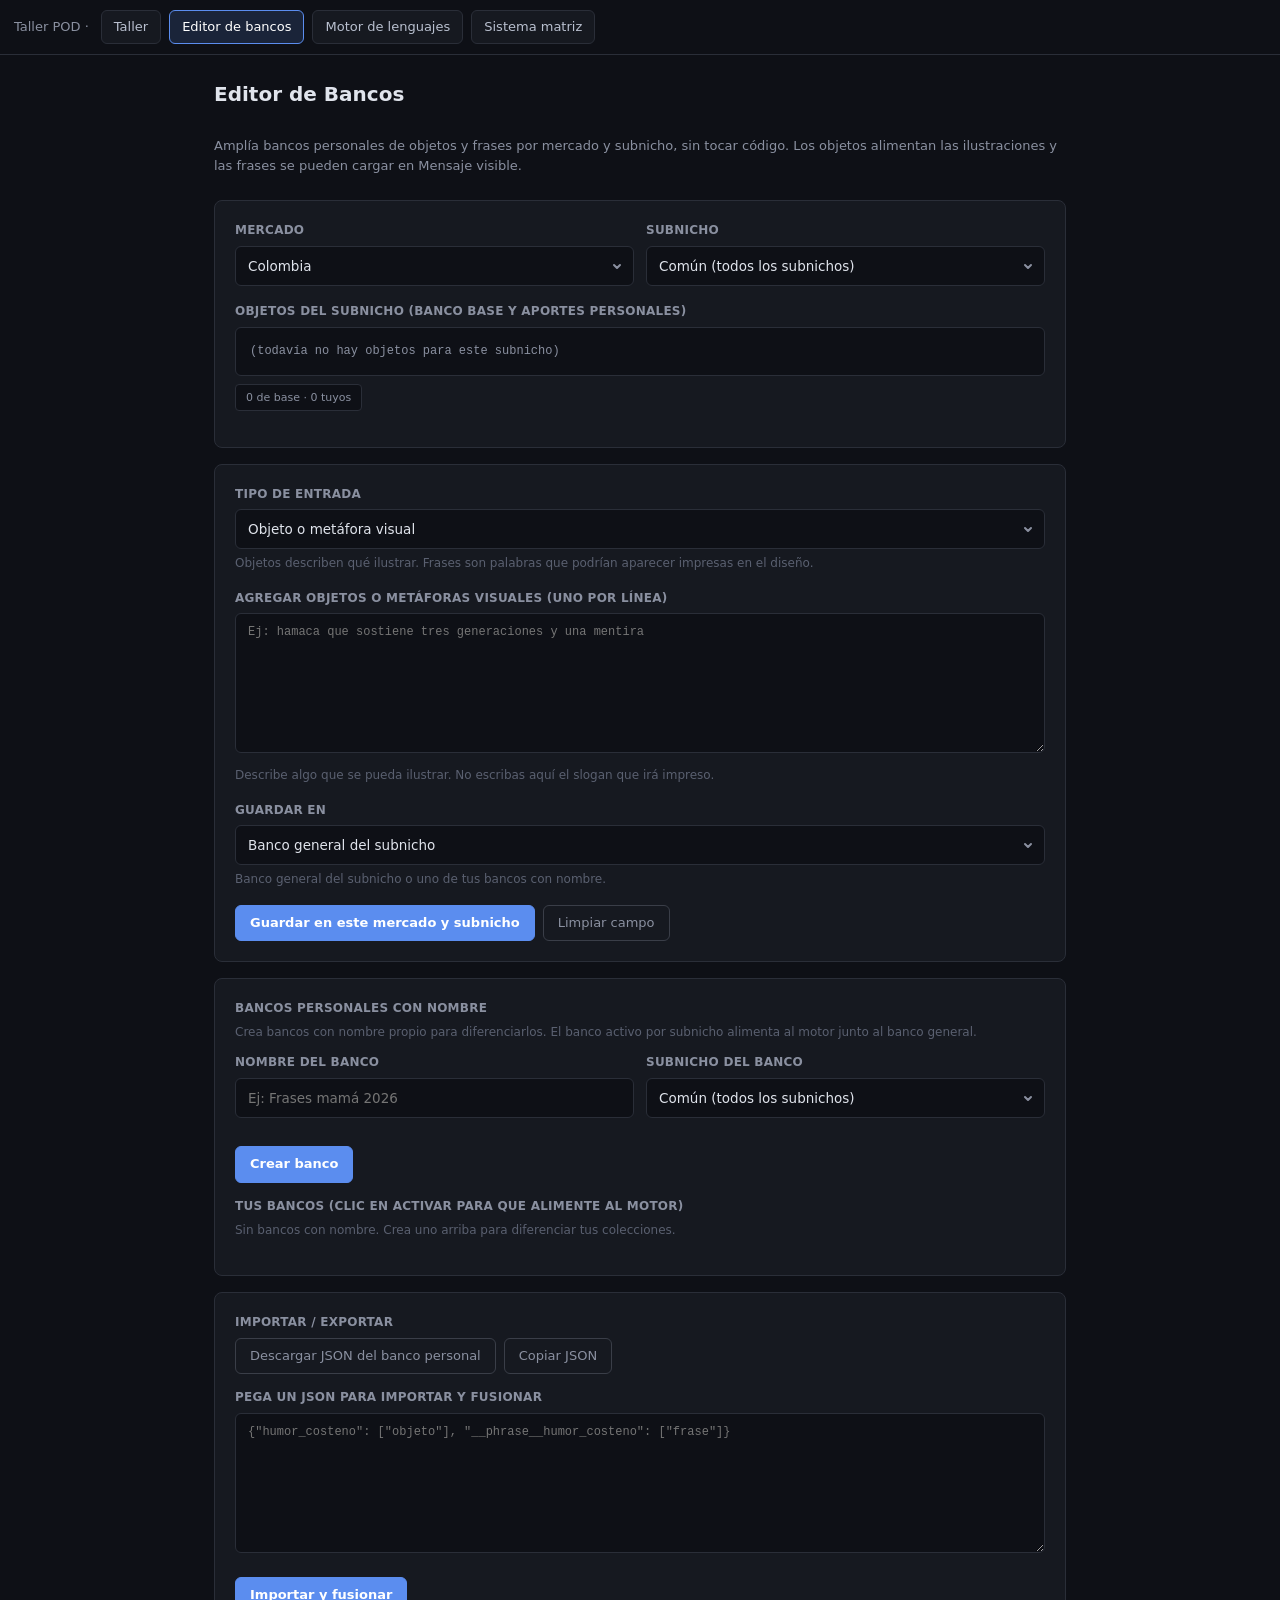
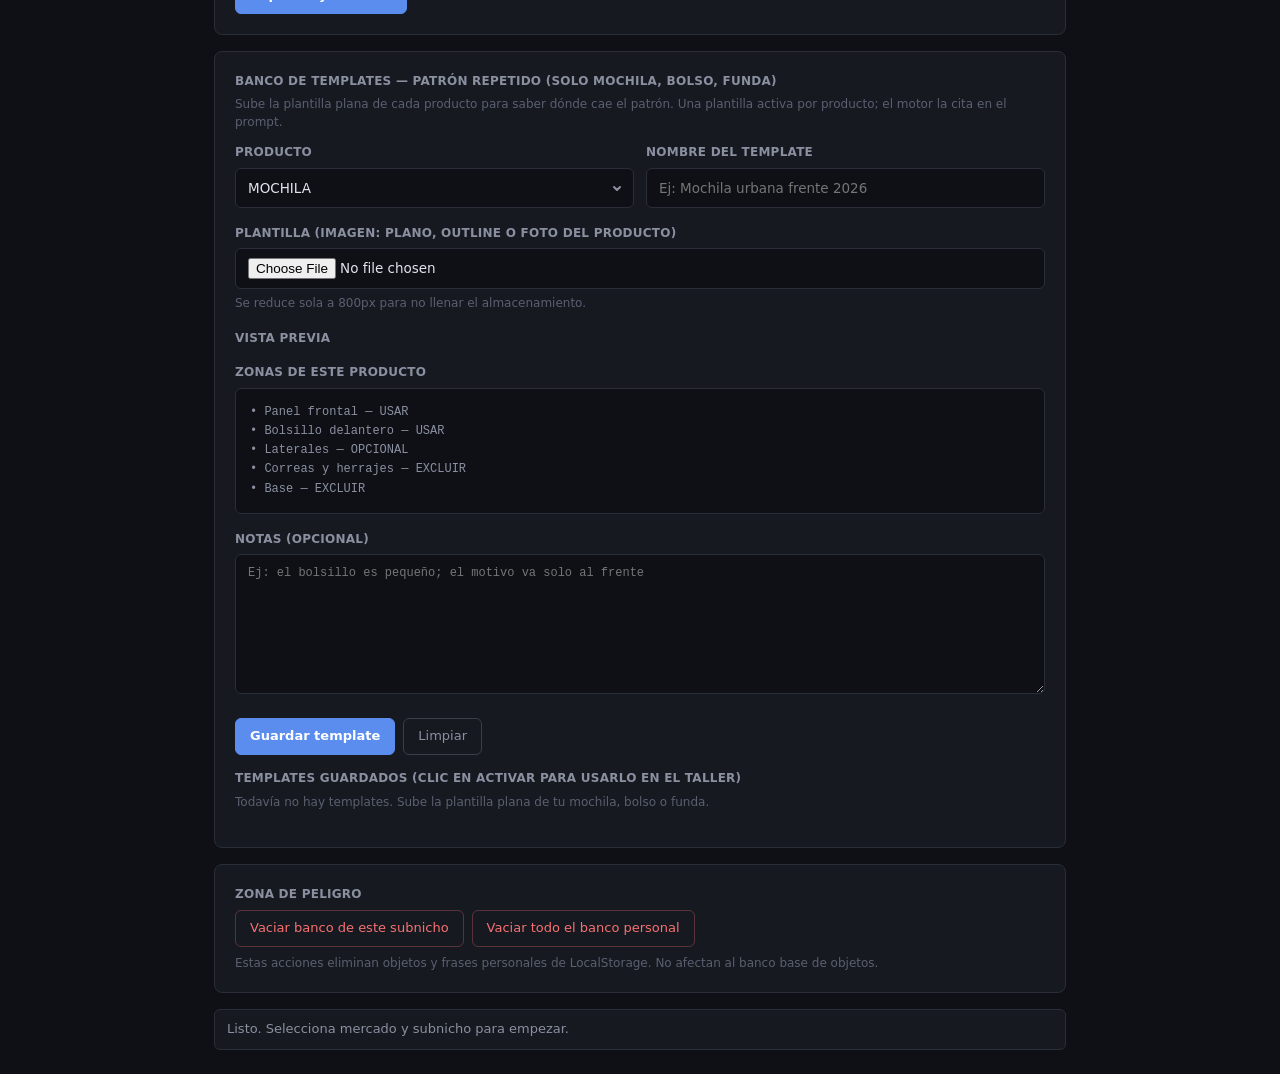
<file: editor-bancos.html>
<!DOCTYPE html>
<html lang="es">
<head>
  <meta charset="UTF-8" />
  <meta name="viewport" content="width=device-width, initial-scale=1.0" />
  <title>Editor de Bancos — Taller POD</title>
  <style>
    :root {
      --bg: #0E1016;
      --panel: #161920;
      --panel-alt: #1A1E26;
      --line: #2A2E38;
      --line2: #3A3E48;
      --text: #E0E4EC;
      --mut: #8A90A0;
      --mut2: #5A6070;
      --acc: #5B8DEF;
      --acc-dim: rgba(91, 141, 239, 0.12);
      --good: #34D399;
      --bad: #F87171;
      --warn: #FBBF24;
      --r: 6px;
    }

    * { margin: 0; padding: 0; box-sizing: border-box; }

    body {
      background: var(--bg);
      color: var(--text);
      font-family: "Inter", -apple-system, BlinkMacSystemFont, "Segoe UI", system-ui, sans-serif;
      line-height: 1.55;
      -webkit-font-smoothing: antialiased;
    }

    .shell {
      max-width: 900px;
      margin: 0 auto;
      padding: 24px;
    }

    h1 {
      font-size: 20px;
      font-weight: 700;
      margin-bottom: 6px;
    }

    .subtitle {
      font-size: 13px;
      color: var(--mut);
      margin-bottom: 24px;
    }

    .card {
      background: var(--panel);
      border: 1px solid var(--line);
      border-radius: 8px;
      padding: 20px;
      margin-bottom: 16px;
    }

    label {
      display: block;
      font-size: 12px;
      font-weight: 600;
      color: var(--mut);
      margin-bottom: 6px;
      letter-spacing: 0.02em;
      text-transform: uppercase;
    }

    select, input, textarea {
      width: 100%;
      min-height: 40px;
      padding: 9px 12px;
      border: 1px solid var(--line);
      border-radius: var(--r);
      background: var(--bg);
      color: var(--text);
      font-family: inherit;
      font-size: 13.5px;
      outline: none;
      transition: border-color 0.15s ease;
    }

    select:focus, input:focus, textarea:focus {
      border-color: var(--acc);
    }

    select {
      appearance: none;
      -webkit-appearance: none;
      padding-right: 32px;
      background-image: url("data:image/svg+xml,%3Csvg xmlns='http://www.w3.org/2000/svg' width='12' height='12' fill='none' stroke='%238A90A0' stroke-width='2' stroke-linecap='round' stroke-linejoin='round'%3E%3Cpath d='m3 5 3 3 3-3'/%3E%3C/svg%3E");
      background-repeat: no-repeat;
      background-position: right 10px center;
      cursor: pointer;
    }

    textarea {
      min-height: 140px;
      resize: vertical;
      font-family: "SFMono-Regular", "Fira Code", ui-monospace, monospace;
      font-size: 12px;
      line-height: 1.6;
    }

    button {
      font-family: inherit;
      font-size: 13px;
      font-weight: 500;
      line-height: 1.3;
      color: var(--text);
      background: var(--panel);
      border: 1px solid var(--line2);
      border-radius: var(--r);
      padding: 9px 14px;
      cursor: pointer;
      display: inline-flex;
      align-items: center;
      justify-content: center;
      gap: 7px;
      transition: border-color 0.15s ease, background-color 0.15s ease;
    }

    button:hover { border-color: var(--acc); }

    button.primary {
      background: var(--acc);
      border-color: var(--acc);
      color: #FFFFFF;
      font-weight: 600;
    }

    button.primary:hover { background: #4A7DE0; }

    button.ghost {
      background: transparent;
      border-color: var(--line2);
      color: var(--mut);
    }

    button.ghost:hover {
      color: var(--text);
      background: var(--panel);
      border-color: var(--acc);
    }

    .actions {
      display: flex;
      flex-wrap: wrap;
      gap: 8px;
      margin-top: 12px;
    }

    .field-row {
      display: grid;
      grid-template-columns: 1fr 1fr;
      gap: 12px;
    }

    .field {
      margin-bottom: 16px;
    }

    .hint {
      font-size: 12px;
      color: var(--mut2);
      margin-top: 6px;
      line-height: 1.45;
    }

    .status {
      padding: 10px 12px;
      border-radius: var(--r);
      border: 1px solid var(--line);
      background: var(--panel);
      color: var(--mut);
      font-size: 13px;
      line-height: 1.45;
      margin-top: 12px;
    }

    .status.good {
      background: rgba(52, 211, 153, 0.08);
      border-color: rgba(52, 211, 153, 0.22);
      color: var(--good);
    }

    .status.bad {
      background: rgba(248, 113, 113, 0.08);
      border-color: rgba(248, 113, 113, 0.22);
      color: var(--bad);
    }

    .status.info {
      background: rgba(91, 141, 239, 0.08);
      border-color: rgba(91, 141, 239, 0.22);
      color: var(--acc);
    }

    .bank-display {
      background: var(--bg);
      border: 1px solid var(--line);
      border-radius: var(--r);
      padding: 14px;
      font-family: "SFMono-Regular", "Fira Code", ui-monospace, monospace;
      font-size: 12px;
      line-height: 1.6;
      color: var(--mut);
      max-height: 300px;
      overflow-y: auto;
      white-space: pre-wrap;
    }

    .count-badge {
      display: inline-flex;
      align-items: center;
      justify-content: center;
      min-height: 26px;
      padding: 4px 10px;
      border: 1px solid var(--line);
      border-radius: 4px;
      background: var(--bg);
      color: var(--mut);
      font-size: 11px;
      font-weight: 500;
    }

    .count-badge.good {
      color: var(--good);
      border-color: rgba(52, 211, 153, 0.3);
      background: rgba(52, 211, 153, 0.06);
    }

    .topbar {
      display: flex;
      align-items: center;
      justify-content: space-between;
      margin-bottom: 20px;
    }

    .back-link {
      font-size: 13px;
      color: var(--acc);
      text-decoration: none;
    }

    .back-link:hover { text-decoration: underline; }

    @media (max-width: 700px) {
      .field-row { grid-template-columns: 1fr; }
      .shell { padding: 16px; }
    }
  </style>
</head>
<body>

  <style>
    .pod-nav{display:flex;gap:8px;flex-wrap:wrap;align-items:center;padding:10px 14px;background:#0E1016;border-bottom:1px solid #2A2E38;font-family:system-ui,-apple-system,"Segoe UI",sans-serif;font-size:13px}
    .pod-nav .pod-nav-title{color:#8A90A0;margin-right:4px}
    .pod-nav a{color:#B9C0CF;text-decoration:none;padding:6px 12px;border:1px solid #2A2E38;border-radius:6px;background:#161920}
    .pod-nav a:hover{color:#fff;border-color:#5B8DEF}
    .pod-nav a[aria-current="page"]{color:#fff;background:rgba(91,141,239,.16);border-color:#5B8DEF}
  </style>
  <nav class="pod-nav" aria-label="Herramientas POD">
    <span class="pod-nav-title">Taller POD ·</span>
    <a href="index.html">Taller</a>
    <a href="editor-bancos.html" aria-current="page">Editor de bancos</a>
    <a href="motor-lenguajes-visuales.html">Motor de lenguajes</a>
    <a href="sistema_matriz.html">Sistema matriz</a>
  </nav>

  <div class="shell">
    <div class="topbar">
      <h1>Editor de Bancos</h1>
    </div>
    <p class="subtitle">
      Amplía bancos personales de objetos y frases por mercado y subnicho, sin tocar código. Los objetos alimentan las ilustraciones y las frases se pueden cargar en Mensaje visible.
    </p>

    <div class="card">
      <div class="field-row">
        <div class="field">
          <label for="selMarket">Mercado</label>
          <select id="selMarket"></select>
        </div>
        <div class="field">
          <label for="selSubniche">Subnicho</label>
          <select id="selSubniche"></select>
        </div>
      </div>

      <div class="field">
        <label id="bankDisplayLabel">Objetos del subnicho seleccionado</label>
        <div id="bankDisplay" class="bank-display">Selecciona un mercado y subnicho para ver el contenido.</div>
        <div style="margin-top: 8px;">
          <span id="objCount" class="count-badge">0 entradas</span>
        </div>
      </div>
    </div>

    <div class="card">
      <div class="field">
        <label for="entryType">Tipo de entrada</label>
        <select id="entryType">
          <option value="objects">Objeto o metáfora visual</option>
          <option value="phrases">Frase para usar como texto visible</option>
        </select>
        <div class="hint">Objetos describen qué ilustrar. Frases son palabras que podrían aparecer impresas en el diseño.</div>
      </div>
      <div class="field">
        <label id="entryLabel" for="newObjects">Agregar objetos (uno por línea)</label>
        <textarea id="newObjects" placeholder="Ej: hamaca que sostiene tres generaciones y una mentira"></textarea>
        <div id="entryHint" class="hint">Una entrada por línea. Se detectan duplicados exactos normalizados en este subnicho.</div>
      </div>
      <div class="field">
        <label for="nbTarget">Guardar en</label>
        <select id="nbTarget"></select>
        <div class="hint">Banco general del subnicho o uno de tus bancos con nombre.</div>
      </div>
      <div class="actions">
        <button id="btnSave" class="primary">Guardar en este mercado y subnicho</button>
        <button id="btnClearInput" class="ghost">Limpiar campo</button>
      </div>
    </div>

    <div class="card">
      <label>Bancos personales con nombre</label>
      <div class="hint" style="margin-top: 0; margin-bottom: 12px;">Crea bancos con nombre propio para diferenciarlos. El banco activo por subnicho alimenta al motor junto al banco general.</div>
      <div class="field-row">
        <div class="field">
          <label for="nbName">Nombre del banco</label>
          <input id="nbName" placeholder="Ej: Frases mamá 2026" />
        </div>
        <div class="field">
          <label for="nbSubniche">Subnicho del banco</label>
          <select id="nbSubniche"></select>
        </div>
      </div>
      <div class="actions">
        <button id="btnCreateBank" class="primary">Crear banco</button>
      </div>
      <div class="field" style="margin-top: 14px;">
        <label>Tus bancos (clic en activar para que alimente al motor)</label>
        <div id="nbList"></div>
      </div>
    </div>

    <div class="card">
      <label>Importar / Exportar</label>
      <div class="actions" style="margin-top: 0;">
        <button id="btnExport" class="ghost">Descargar JSON del banco personal</button>
        <button id="btnCopyJSON" class="ghost">Copiar JSON</button>
      </div>

      <div class="field" style="margin-top: 14px;">
        <label for="importTxt">Pega un JSON para importar y fusionar</label>
        <textarea id="importTxt" rows="4" placeholder='{"humor_costeno": ["objeto"], "__phrase__humor_costeno": ["frase"]}'></textarea>
      </div>

      <div class="actions">
        <button id="btnImport" class="primary">Importar y fusionar</button>
      </div>
    </div>

    <div class="card">
      <label>Banco de templates — patrón repetido (solo mochila, bolso, funda)</label>
      <div class="hint" style="margin-top: 0; margin-bottom: 12px;">Sube la plantilla plana de cada producto para saber dónde cae el patrón. Una plantilla activa por producto; el motor la cita en el prompt.</div>
      <div class="field-row">
        <div class="field">
          <label for="tplProduct">Producto</label>
          <select id="tplProduct">
            <option value="MOCHILA">MOCHILA</option>
            <option value="TOTE BAG">TOTE BAG</option>
            <option value="FUNDA MÓVIL">FUNDA MÓVIL</option>
          </select>
        </div>
        <div class="field">
          <label for="tplName">Nombre del template</label>
          <input id="tplName" placeholder="Ej: Mochila urbana frente 2026" />
        </div>
      </div>
      <div class="field">
        <label for="tplFile">Plantilla (imagen: plano, outline o foto del producto)</label>
        <input id="tplFile" type="file" accept="image/png,image/jpeg,image/webp,image/gif" />
        <div class="hint">Se reduce sola a 800px para no llenar el almacenamiento.</div>
      </div>
      <div class="field">
        <label>Vista previa</label>
        <img id="tplPreview" alt="" style="display:none;max-width:100%;max-height:220px;border:1px solid var(--line);border-radius:var(--r);" />
      </div>
      <div class="field">
        <label>Zonas de este producto</label>
        <div id="tplZones" class="bank-display" style="max-height:150px;"></div>
      </div>
      <div class="field">
        <label for="tplNotes">Notas (opcional)</label>
        <textarea id="tplNotes" rows="2" placeholder="Ej: el bolsillo es pequeño; el motivo va solo al frente"></textarea>
      </div>
      <div class="actions">
        <button id="btnSaveTpl" class="primary">Guardar template</button>
        <button id="btnClearTpl" class="ghost">Limpiar</button>
      </div>
      <div class="field" style="margin-top: 14px;">
        <label>Templates guardados (clic en activar para usarlo en el taller)</label>
        <div id="tplList"></div>
      </div>
    </div>

    <div class="card">
      <label>Zona de peligro</label>
      <div class="actions" style="margin-top: 0;">
        <button id="btnClearSubniche" class="ghost" style="color: var(--bad); border-color: rgba(248,113,113,0.3);">Vaciar banco de este subnicho</button>
        <button id="btnClearAll" class="ghost" style="color: var(--bad); border-color: rgba(248,113,113,0.3);">Vaciar todo el banco personal</button>
      </div>
      <div class="hint" style="margin-top: 8px;">
Estas acciones eliminan objetos y frases personales de LocalStorage. No afectan al banco base de objetos.
      </div>
    </div>

    <div id="status" class="status">Listo. Selecciona mercado y subnicho para empezar.</div>
  </div>

  <script src="js/data-mercados.js"></script>
  <script src="js/data-bancos.js"></script>
  <script src="js/memoria-local.js"></script>
  <script src="js/pod-nav.js"></script>
  <script>
    (function () {
      'use strict';

      var LS = window.POD_LS || {
        getItem: function () { return null; },
        setItem: function () { },
        removeItem: function () { }
      };

      var PB_KEY_PREFIX = 'POD2|personalBank|';

      function $(id) { return document.getElementById(id); }

      function escHtml(value) {
        return String(value == null ? '' : value)
          .replace(/&/g, '&amp;').replace(/</g, '&lt;').replace(/>/g, '&gt;')
          .replace(/"/g, '&quot;').replace(/'/g, '&#39;');
      }

      function safeTemplateImage(value) {
        return /^data:image\/(?:png|jpeg|webp|gif);base64,[a-z0-9+/=\s]+$/i.test(String(value || ''))
          ? String(value) : '';
      }

      function tell(msg, type) {
        var el = $('status');
        if (el) {
          el.textContent = msg;
          el.className = 'status' + (type ? ' ' + type : '');
        }
      }

      /* --- Cargar mercados --- */
      function fillMarkets() {
        var sel = $('selMarket');
        if (!sel) return;

        var markets = (typeof POD_MARKETS !== 'undefined') ? POD_MARKETS : {};
        var order = (typeof POD_MARKET_ORDER !== 'undefined') ? POD_MARKET_ORDER : Object.keys(markets);

        var html = '';
        order.forEach(function (id) {
          if (markets[id]) {
            html += '<option value="' + escHtml(id) + '">' + escHtml(markets[id].label) + '</option>';
          }
        });
        sel.innerHTML = html;
      }

      /* --- Cargar subnichos según mercado --- */
      function fillSubniches() {
        var marketId = $('selMarket') ? $('selMarket').value : 'global_en';
        var sel = $('selSubniche');
        if (!sel) return;

        var html = '<option value="comun">Común (todos los subnichos)</option>';

        if (typeof getSubnicheIdsForMarket === 'function') {
          var ids = getSubnicheIdsForMarket(marketId, 'evergreen', 'todas');
          ids.forEach(function (id) {
            var label = (typeof getSubnicheLabel === 'function')
              ? getSubnicheLabel(id, marketId)
              : id;
            html += '<option value="' + escHtml(id) + '">' + escHtml(label) + '</option>';
          });

          var tempIds = getSubnicheIdsForMarket(marketId, 'temporada', 'todas');
          tempIds.forEach(function (id) {
            var label = (typeof getSubnicheLabel === 'function')
              ? getSubnicheLabel(id, marketId)
              : id;
            html += '<option value="' + escHtml(id) + '">' + escHtml(label) + '</option>';
          });
        }

        sel.innerHTML = html;
      }

      /* --- Banco personal: lectura/escritura --- */
      function loadPersonalBank(market) {
        try {
          var raw = LS.getItem(PB_KEY_PREFIX + market);
          return raw ? JSON.parse(raw) : {};
        } catch (e) {
          return {};
        }
      }

      function savePersonalBank(market, bank) {
        LS.setItem(PB_KEY_PREFIX + market, JSON.stringify(bank || {}));
      }

      function entryKey(subniche, type) {
        return type === 'phrases' ? '__phrase__' + subniche : subniche;
      }

      function getPersonalEntries(market, subniche, type) {
        var bank = loadPersonalBank(market);
        var key = entryKey(subniche, type);
        return Array.isArray(bank[key]) ? bank[key] : [];
      }

      function getBaseObjects(market, subniche) {
        try {
          if (typeof window.getBankForSubniche === 'function') {
            return window.getBankForSubniche(subniche, 'todas', market) || [];
          }
        } catch (e) {}
        return [];
      }

      function normalizeEntry(value) {
        return String(value || '').normalize('NFD')
          .replace(/[\u0300-\u036f]/g, '')
          .toLowerCase()
          .replace(/[^a-z0-9]+/g, ' ')
          .trim()
          .replace(/\s+/g, ' ');
      }

      function currentType() {
        return $('entryType') ? $('entryType').value : 'objects';
      }

      function updateEntryUI() {
        var isPhrase = currentType() === 'phrases';
        var label = $('entryLabel');
        var input = $('newObjects');
        var hint = $('entryHint');
        var bankLabel = $('bankDisplayLabel');
        if (label) label.textContent = isPhrase ? 'Agregar frases visibles (una por línea)' : 'Agregar objetos o metáforas visuales (uno por línea)';
        if (input) input.placeholder = isPhrase ? 'Ej: La brisa también sabe llegar tarde' : 'Ej: hamaca que sostiene tres generaciones y una mentira';
        if (hint) hint.textContent = isPhrase
          ? 'Escribe texto que sí podría imprimirse en el diseño. Se guardará separado de los objetos.'
          : 'Describe algo que se pueda ilustrar. No escribas aquí el slogan que irá impreso.';
        if (bankLabel) bankLabel.textContent = isPhrase ? 'Frases guardadas en este subnicho' : 'Objetos del subnicho (banco base y aportes personales)';
      }

      function displayBank() {
        var market = $('selMarket') ? $('selMarket').value : 'global_en';
        var subniche = $('selSubniche') ? $('selSubniche').value : 'comun';
        var type = currentType();
        var personal = getPersonalEntries(market, subniche, type);
        var base = type === 'objects' ? getBaseObjects(market, subniche) : [];
        var display = $('bankDisplay');
        var count = $('objCount');

        if (display) {
          var lines = [];
          if (base.length) {
            lines.push('BANCO BASE · solo lectura');
            base.forEach(function (entry, i) { lines.push((i + 1) + '. ' + entry); });
          }
          if (personal.length) {
            if (lines.length) lines.push('');
            lines.push(type === 'phrases' ? 'TUS FRASES' : 'TUS OBJETOS');
            personal.forEach(function (entry, i) { lines.push((i + 1) + '. ' + entry); });
          }
          display.textContent = lines.length ? lines.join('\n')
            : (type === 'phrases' ? '(todavía no hay frases guardadas aquí)' : '(todavía no hay objetos para este subnicho)');
        }
        if (count) {
          count.textContent = type === 'phrases'
            ? personal.length + ' frase' + (personal.length !== 1 ? 's' : '')
            : base.length + ' de base · ' + personal.length + ' tuyos';
          count.className = 'count-badge' + (personal.length > 0 ? ' good' : '');
        }
      }

      function saveNewObjects() {
        var market = $('selMarket') ? $('selMarket').value : 'global_en';
        var subniche = $('selSubniche') ? $('selSubniche').value : 'comun';
        var type = currentType();
        var textarea = $('newObjects');
        if (!textarea || !textarea.value.trim()) {
          tell('Escribe al menos una entrada antes de guardar.', 'bad');
          return;
        }
        var lines = textarea.value.split('\n').map(function (line) { return line.trim(); }).filter(function (line) { return line.length >= 2; });
        if (!lines.length) {
          tell('Ninguna entrada válida. Escribe al menos 2 caracteres.', 'bad');
          return;
        }

        // Destino: banco nombrado (Fase 2) o banco general del subnicho.
        var target = $('nbTarget') ? $('nbTarget').value : '';
        if (target && target.indexOf('nb:') === 0 && typeof saveToPersonalBank === 'function') {
          var bid = target.slice(3);
          var payload = type === 'phrases' ? { phrases: lines } : { objects: lines };
          var rr = saveToPersonalBank(market, bid, payload);
          if (!rr.ok) { tell(rr.error || 'No se pudo guardar.', 'bad'); return; }
          textarea.value = '';
          displayBank();
          renderNbanks();
          var noun2 = type === 'phrases' ? 'frase(s)' : 'objeto(s)';
          var bname = (typeof getPersonalBank === 'function' && getPersonalBank(market, bid) || {}).name || 'banco';
          tell(rr.added + ' ' + noun2 + ' guardado(s) en "' + bname + '".' + (rr.duplicates ? ' ' + rr.duplicates + ' repetida(s).' : ''), 'good');
          return;
        }

        var bank = loadPersonalBank(market);
        var key = entryKey(subniche, type);
        var current = Array.isArray(bank[key]) ? bank[key] : [];
        var known = type === 'objects' ? getBaseObjects(market, subniche).concat(current) : current.slice();
        var signatures = new Set(known.map(normalizeEntry).filter(Boolean));
        var added = 0;
        var duplicates = 0;
        lines.forEach(function (line) {
          var signature = normalizeEntry(line);
          if (!signature || signatures.has(signature)) { duplicates++; return; }
          current.push(line);
          signatures.add(signature);
          added++;
        });
        if (added > 0) {
          bank[key] = current;
          savePersonalBank(market, bank);
        }
        textarea.value = '';
        displayBank();
        var noun = type === 'phrases' ? 'frase(s)' : 'objeto(s)';
        var msg = added + ' ' + noun + ' guardado(s) en ' + subniche + '.';
        if (duplicates > 0) msg += ' ' + duplicates + ' repetida(s) descartada(s).';
        tell(msg, added > 0 ? 'good' : 'info');
      }

      /* --- Exportar --- */
      function exportBank() {
        var market = $('selMarket') ? $('selMarket').value : 'global_en';
        var bank = loadPersonalBank(market);
        var json = JSON.stringify(bank, null, 2);

        try {
          var blob = new Blob([json], { type: 'application/json' });
          var a = document.createElement('a');
          a.href = URL.createObjectURL(blob);
          a.download = 'banco-personal-' + market + '.json';
          a.click();
          setTimeout(function () { URL.revokeObjectURL(a.href); }, 800);
          tell('Archivo descargado.', 'good');
        } catch (e) {
          tell('Error al descargar: ' + e.message, 'bad');
        }
      }

      function copyBankJSON() {
        var market = $('selMarket') ? $('selMarket').value : 'global_en';
        var bank = loadPersonalBank(market);
        var json = JSON.stringify(bank, null, 2);

        try {
          navigator.clipboard.writeText(json).then(function () {
            tell('JSON copiado al portapapeles.', 'good');
          });
        } catch (e) {
          tell('No se pudo copiar. Usa descargar.', 'bad');
        }
      }

      /* --- Importar --- */
      function importBank() {
        var market = $('selMarket') ? $('selMarket').value : 'global_en';
        var textarea = $('importTxt');
        if (!textarea || !textarea.value.trim()) {
          tell('Pega un JSON antes de importar.', 'bad');
          return;
        }
        try {
          var incoming = JSON.parse(textarea.value);
          var bank = loadPersonalBank(market);
          var totalAdded = 0;
          var duplicates = 0;

          function mergeEntries(subniche, type, values) {
            if (!Array.isArray(values)) return;
            var key = entryKey(subniche, type);
            var current = Array.isArray(bank[key]) ? bank[key] : [];
            var known = type === 'objects' ? getBaseObjects(market, subniche).concat(current) : current.slice();
            var signatures = new Set(known.map(normalizeEntry).filter(Boolean));
            values.forEach(function (value) {
              if (typeof value !== 'string' || value.trim().length < 2) return;
              var clean = value.trim();
              var signature = normalizeEntry(clean);
              if (!signature || signatures.has(signature)) { duplicates++; return; }
              current.push(clean);
              signatures.add(signature);
              totalAdded++;
            });
            if (current.length) bank[key] = current;
          }

          Object.keys(incoming).forEach(function (subniche) {
            if (subniche.indexOf('__phrase__') === 0) {
              mergeEntries(subniche.slice('__phrase__'.length), 'phrases', incoming[subniche]);
            } else {
              mergeEntries(subniche, 'objects', incoming[subniche]);
            }
          });
          if (totalAdded > 0) {
            savePersonalBank(market, bank);
            displayBank();
            tell(totalAdded + ' entrada(s) importada(s) y fusionada(s).' + (duplicates ? ' ' + duplicates + ' repetida(s) descartada(s).' : ''), 'good');
          } else {
            tell('No se añadieron entradas nuevas.' + (duplicates ? ' Se descartaron ' + duplicates + ' repetidas.' : ''), 'info');
          }
          textarea.value = '';
        } catch (e) {
          tell('JSON inválido: ' + e.message, 'bad');
        }
      }
      /* --- Zona de peligro --- */
      function clearSubnicheBank() {
        var market = $('selMarket') ? $('selMarket').value : 'global_en';
        var subniche = $('selSubniche') ? $('selSubniche').value : 'comun';
        if (!confirm('¿Vaciar el banco personal de objetos y frases del subnicho "' + subniche + '" en el mercado "' + market + '"?')) return;
        var bank = loadPersonalBank(market);
        delete bank[subniche];
        delete bank['__phrase__' + subniche];
        savePersonalBank(market, bank);
        displayBank();
        tell('Entradas personales del subnicho eliminadas.', 'info');
      }
      function clearAllBank() {
        var market = $('selMarket') ? $('selMarket').value : 'global_en';

        if (!confirm('¿Vaciar TODO el banco personal del mercado "' + market + '"? Esta acción no se puede deshacer.')) return;
        if (!confirm('Confirmación final: se eliminarán todos los objetos y frases personales de este mercado. ¿Continuar?')) return;

        LS.removeItem(PB_KEY_PREFIX + market);
        displayBank();
        tell('Todo el banco personal del mercado fue vaciado.', 'info');
      }

      /* ============================================================
         BANCO DE TEMPLATES — patrón repetido (mochila/bolso/funda)
         ============================================================ */
      var tplDataUrl = '';

      function tplProduct() {
        return $('tplProduct') ? $('tplProduct').value : 'MOCHILA';
      }

      function renderTplZones() {
        var el = $('tplZones');
        if (!el) return;
        var zones = (typeof defaultTemplateZones === 'function')
          ? defaultTemplateZones(tplProduct()) : [];
        if (!zones.length) { el.textContent = '(sin zonas para este producto)'; return; }
        el.textContent = zones.map(function (z) {
          return '• ' + z.label + ' — ' + z.uso.toUpperCase();
        }).join('\n');
      }

      function downscaleImage(file, cb) {
        try {
          var img = new Image();
          var url = URL.createObjectURL(file);
          img.onload = function () {
            try {
              var max = 800;
              var w = img.naturalWidth || img.width;
              var h = img.naturalHeight || img.height;
              var scale = Math.min(1, max / Math.max(w, h));
              var cw = Math.max(1, Math.round(w * scale));
              var ch = Math.max(1, Math.round(h * scale));
              var canvas = document.createElement('canvas');
              canvas.width = cw; canvas.height = ch;
              canvas.getContext('2d').drawImage(img, 0, 0, cw, ch);
              URL.revokeObjectURL(url);
              cb(canvas.toDataURL('image/jpeg', 0.75));
            } catch (e) { cb(null); }
          };
          img.onerror = function () { URL.revokeObjectURL(url); cb(null); };
          img.src = url;
        } catch (e) { cb(null); }
      }

      function renderTplList() {
        var el = $('tplList');
        if (!el || typeof listTemplates !== 'function') return;
        var items = listTemplates();
        if (!items.length) { el.textContent = 'Todavía no hay templates. Sube la plantilla plana de tu mochila, bolso o funda.'; el.className = 'hint'; return; }
        var html = '';
        items.forEach(function (t) {
          var active = (typeof getActiveTemplate === 'function' && getActiveTemplate(t.producto) && getActiveTemplate(t.producto).id === t.id);
          html += '<div style="display:flex;gap:10px;align-items:center;border:1px solid var(--line);border-radius:var(--r);padding:8px;margin-bottom:8px;">'
            + (safeTemplateImage(t.imagen) ? '<img src="' + safeTemplateImage(t.imagen) + '" alt="" style="width:56px;height:56px;object-fit:cover;border-radius:4px;" />' : '')
            + '<div style="flex:1;min-width:0;"><div style="font-weight:600;font-size:13px;">' + escHtml(t.nombre) + '</div>'
            + '<div class="hint" style="margin:0;">' + escHtml(t.producto) + (active ? ' · <b>ACTIVO</b>' : '') + '</div></div>'
            + '<button class="ghost" data-tpl-act="' + escHtml(t.id) + '">' + (active ? 'Quitar' : 'Activar') + '</button>'
            + '<button class="ghost" data-tpl-del="' + escHtml(t.id) + '" style="color:var(--bad);">Borrar</button>'
            + '</div>';
        });
        el.innerHTML = html;
        Array.prototype.forEach.call(el.querySelectorAll('[data-tpl-act]'), function (b) {
          b.addEventListener('click', function () {
            var id = b.getAttribute('data-tpl-act');
            var cur = getActiveTemplate(tplProductOf(id));
            if (cur && cur.id === id) setActiveTemplate(tplProductOf(id), null);
            else setActiveTemplate(tplProductOf(id), id);
            renderTplList();
          });
        });
        Array.prototype.forEach.call(el.querySelectorAll('[data-tpl-del]'), function (b) {
          b.addEventListener('click', function () {
            if (!confirm('¿Borrar este template?')) return;
            deleteTemplate(b.getAttribute('data-tpl-del'));
            renderTplList();
          });
        });
      }

      function tplProductOf(id) {
        var t = (typeof getTemplate === 'function') ? getTemplate(id) : null;
        return t ? t.producto : tplProduct();
      }

      function saveTpl() {
        var name = $('tplName') ? $('tplName').value.trim() : '';
        var notes = $('tplNotes') ? $('tplNotes').value.trim() : '';
        if (name.length < 2) { tell('Ponle un nombre al template (mínimo 2 caracteres).', 'bad'); return; }
        if (!tplDataUrl) { tell('Elige la imagen de la plantilla primero.', 'bad'); return; }
        var r = saveTemplate({ nombre: name, producto: tplProduct(), imagen: tplDataUrl, notas: notes });
        if (!r.ok) { tell(r.error || 'No se pudo guardar.', 'bad'); return; }
        setActiveTemplate(tplProduct(), r.id);
        tplDataUrl = '';
        if ($('tplName')) $('tplName').value = '';
        if ($('tplNotes')) $('tplNotes').value = '';
        if ($('tplFile')) $('tplFile').value = '';
        var pv = $('tplPreview'); if (pv) { pv.src = ''; pv.style.display = 'none'; }
        renderTplList();
        tell('Template guardado y activado para ' + tplProduct() + '.', 'good');
      }

      /* ============================================================
         BANCOS PERSONALES NOMBRADOS (Fase 2)
         ============================================================ */
      function nbMarket() { return $('selMarket') ? $('selMarket').value : 'global_en'; }
      function nbSubniche() { return $('selSubniche') ? $('selSubniche').value : 'comun'; }

      function renderNbanks() {
        var market = nbMarket();
        // Subnichos del banco nuevo (copia del selector principal)
        var ns = $('nbSubniche'), ss = $('selSubniche');
        if (ns && ss && ns.options.length !== ss.options.length) {
          ns.innerHTML = ss.innerHTML;
          ns.value = ss.value;
        }
        // Destinos de guardado
        var tgt = $('nbTarget');
        if (tgt && typeof listPersonalBanks === 'function') {
          const prev = tgt.value;
          let html = '<option value="">Banco general del subnicho</option>';
          listPersonalBanks(market).forEach(function (b) {
            html += '<option value="nb:' + escHtml(b.id) + '">' + escHtml(b.name) +
              ' (' + (b.objects.length + b.phrases.length) + ')</option>';
          });
          tgt.innerHTML = html;
          const still = Array.prototype.some.call(tgt.options, function (o) { return o.value === prev; });
          if (still) tgt.value = prev;
        }
        // Lista con acciones
        var el = $('nbList');
        if (!el || typeof listPersonalBanks !== 'function') return;
        var items = listPersonalBanks(market);
        if (!items.length) {
          el.textContent = 'Sin bancos con nombre. Crea uno arriba para diferenciar tus colecciones.'; el.className = 'hint';
          return;
        }
        const sub = nbSubniche();
        let html = '';
        items.forEach(function (b) {
          const isActive = (typeof getActivePersonalBank === 'function' &&
            getActivePersonalBank(market, sub) && getActivePersonalBank(market, sub).id === b.id);
          html += '<div style="display:flex;gap:8px;align-items:center;border:1px solid var(--line);border-radius:var(--r);padding:8px;margin-bottom:8px;">'
            + '<div style="flex:1;min-width:0;"><div style="font-weight:600;font-size:13px;">' + escHtml(b.name) + '</div>'
            + '<div class="hint" style="margin:0;">' + escHtml(b.subniche) + ' · ' + b.objects.length + ' objetos · ' + b.phrases.length + ' frases'
            + (isActive ? ' · <b>ACTIVO</b>' : '') + '</div></div>'
            + '<button class="ghost" data-nb-act="' + escHtml(b.id) + '">' + (isActive ? 'Quitar' : 'Activar') + '</button>'
            + '<button class="ghost" data-nb-clone="' + escHtml(b.id) + '">Clonar</button>'
            + '<button class="ghost" data-nb-ren="' + escHtml(b.id) + '">Renombrar</button>'
            + '<button class="ghost" data-nb-del="' + escHtml(b.id) + '" style="color:var(--bad);">Borrar</button>'
            + '</div>';
        });
        el.innerHTML = html;
        Array.prototype.forEach.call(el.querySelectorAll('[data-nb-act]'), function (x) {
          x.addEventListener('click', function () {
            const id = x.getAttribute('data-nb-act');
            const cur = getActivePersonalBank(market, sub);
            if (cur && cur.id === id) setActivePersonalBank(market, sub, null);
            else setActivePersonalBank(market, sub, id);
            renderNbanks();
            tell(cur && cur.id === id ? 'Banco desactivado.' : 'Banco activado: alimenta al motor.', 'good');
          });
        });
        Array.prototype.forEach.call(el.querySelectorAll('[data-nb-clone]'), function (x) {
          x.addEventListener('click', function () {
            const id = x.getAttribute('data-nb-clone');
            const src = getPersonalBank(market, id);
            const nn = prompt('Nombre de la copia:', (src ? src.name + ' copia' : 'Copia'));
            if (nn === null) return;
            const r = clonePersonalBank(market, id, nn);
            tell(r.ok ? 'Banco clonado.' : (r.error || 'No se pudo clonar.'), r.ok ? 'good' : 'bad');
            renderNbanks();
          });
        });
        Array.prototype.forEach.call(el.querySelectorAll('[data-nb-ren]'), function (x) {
          x.addEventListener('click', function () {
            const id = x.getAttribute('data-nb-ren');
            const src = getPersonalBank(market, id);
            const nn = prompt('Nuevo nombre:', src ? src.name : '');
            if (nn === null) return;
            const r = renamePersonalBank(market, id, nn);
            tell(r.ok ? 'Banco renombrado.' : (r.error || 'No se pudo renombrar.'), r.ok ? 'good' : 'bad');
            renderNbanks();
          });
        });
        Array.prototype.forEach.call(el.querySelectorAll('[data-nb-del]'), function (x) {
          x.addEventListener('click', function () {
            if (!confirm('¿Borrar este banco con todo su contenido?')) return;
            const r = deletePersonalBank(market, x.getAttribute('data-nb-del'));
            tell(r.ok ? 'Banco eliminado.' : (r.error || 'No se pudo eliminar.'), r.ok ? 'good' : 'bad');
            renderNbanks();
          });
        });
      }

      /* --- Wire --- */
      function init() {
        fillMarkets();
        if (window.PODNav) {
          try {
            var navCtx = window.PODNav.loadContext() || {};
            var sm = $('selMarket');
            if (navCtx.market && sm) {
              for (var oi = 0; oi < sm.options.length; oi++) {
                if (sm.options[oi].value === navCtx.market) { sm.value = navCtx.market; break; }
              }
            }
            window.PODNav.prefill();
          } catch (e) { /* sincronización no crítica */ }
        }
        fillSubniches();
        displayBank();
        renderNbanks();
        renderTplZones();
        renderTplList();

        $('selMarket').addEventListener('change', function () {
          if (window.PODNav) {
            try { window.PODNav.saveContext({ market: this.value }); } catch (e) {}
          }
          fillSubniches();
          displayBank();
          renderNbanks();
        });

        $('selSubniche').addEventListener('change', function () {
          displayBank();
          renderNbanks();
        });
        $('entryType').addEventListener('change', function () {
          updateEntryUI();
          displayBank();
        });
        updateEntryUI();

        $('btnSave').addEventListener('click', saveNewObjects);
        $('btnCreateBank').addEventListener('click', function () {
          const name = $('nbName') ? $('nbName').value.trim() : '';
          const sub = $('nbSubniche') ? $('nbSubniche').value : 'comun';
          if (typeof createPersonalBank !== 'function') { tell('Banco con nombre no disponible.', 'bad'); return; }
          const r = createPersonalBank(nbMarket(), name, sub);
          if (!r.ok) { tell(r.error || 'No se pudo crear.', 'bad'); return; }
          if ($('nbName')) $('nbName').value = '';
          renderNbanks();
          tell('Banco "' + name + '" creado.', 'good');
        });
        $('btnClearInput').addEventListener('click', function () {
          var t = $('newObjects');
          if (t) t.value = '';
        });

        $('btnExport').addEventListener('click', exportBank);
        $('btnCopyJSON').addEventListener('click', copyBankJSON);
        $('btnImport').addEventListener('click', importBank);

        $('btnClearSubniche').addEventListener('click', clearSubnicheBank);
        $('btnClearAll').addEventListener('click', clearAllBank);

        /* Templates: patrón repetido */
        renderTplZones();
        renderTplList();
        if ($('tplProduct')) $('tplProduct').addEventListener('change', renderTplZones);
        if ($('tplFile')) $('tplFile').addEventListener('change', function () {
          var f = this.files && this.files[0];
          if (!f) return;
          if (!/^image\/(png|jpeg|webp|gif)$/i.test(f.type || '')) { tell('Formato no compatible. Usa PNG, JPG, WEBP o GIF.', 'bad'); return; }
          downscaleImage(f, function (url) {
            if (!url) { tell('No se pudo leer la imagen.', 'bad'); return; }
            tplDataUrl = url;
            var pv = $('tplPreview');
            if (pv) { pv.src = url; pv.style.display = 'block'; }
          });
        });
        if ($('btnSaveTpl')) $('btnSaveTpl').addEventListener('click', saveTpl);
        if ($('btnClearTpl')) $('btnClearTpl').addEventListener('click', function () {
          tplDataUrl = '';
          if ($('tplName')) $('tplName').value = '';
          if ($('tplNotes')) $('tplNotes').value = '';
          if ($('tplFile')) $('tplFile').value = '';
          var pv = $('tplPreview'); if (pv) { pv.src = ''; pv.style.display = 'none'; }
        });
      }

      if (document.readyState === 'loading') {
        document.addEventListener('DOMContentLoaded', init);
      } else {
        init();
      }
    })();
  </script>
</body>
</html>
</file>
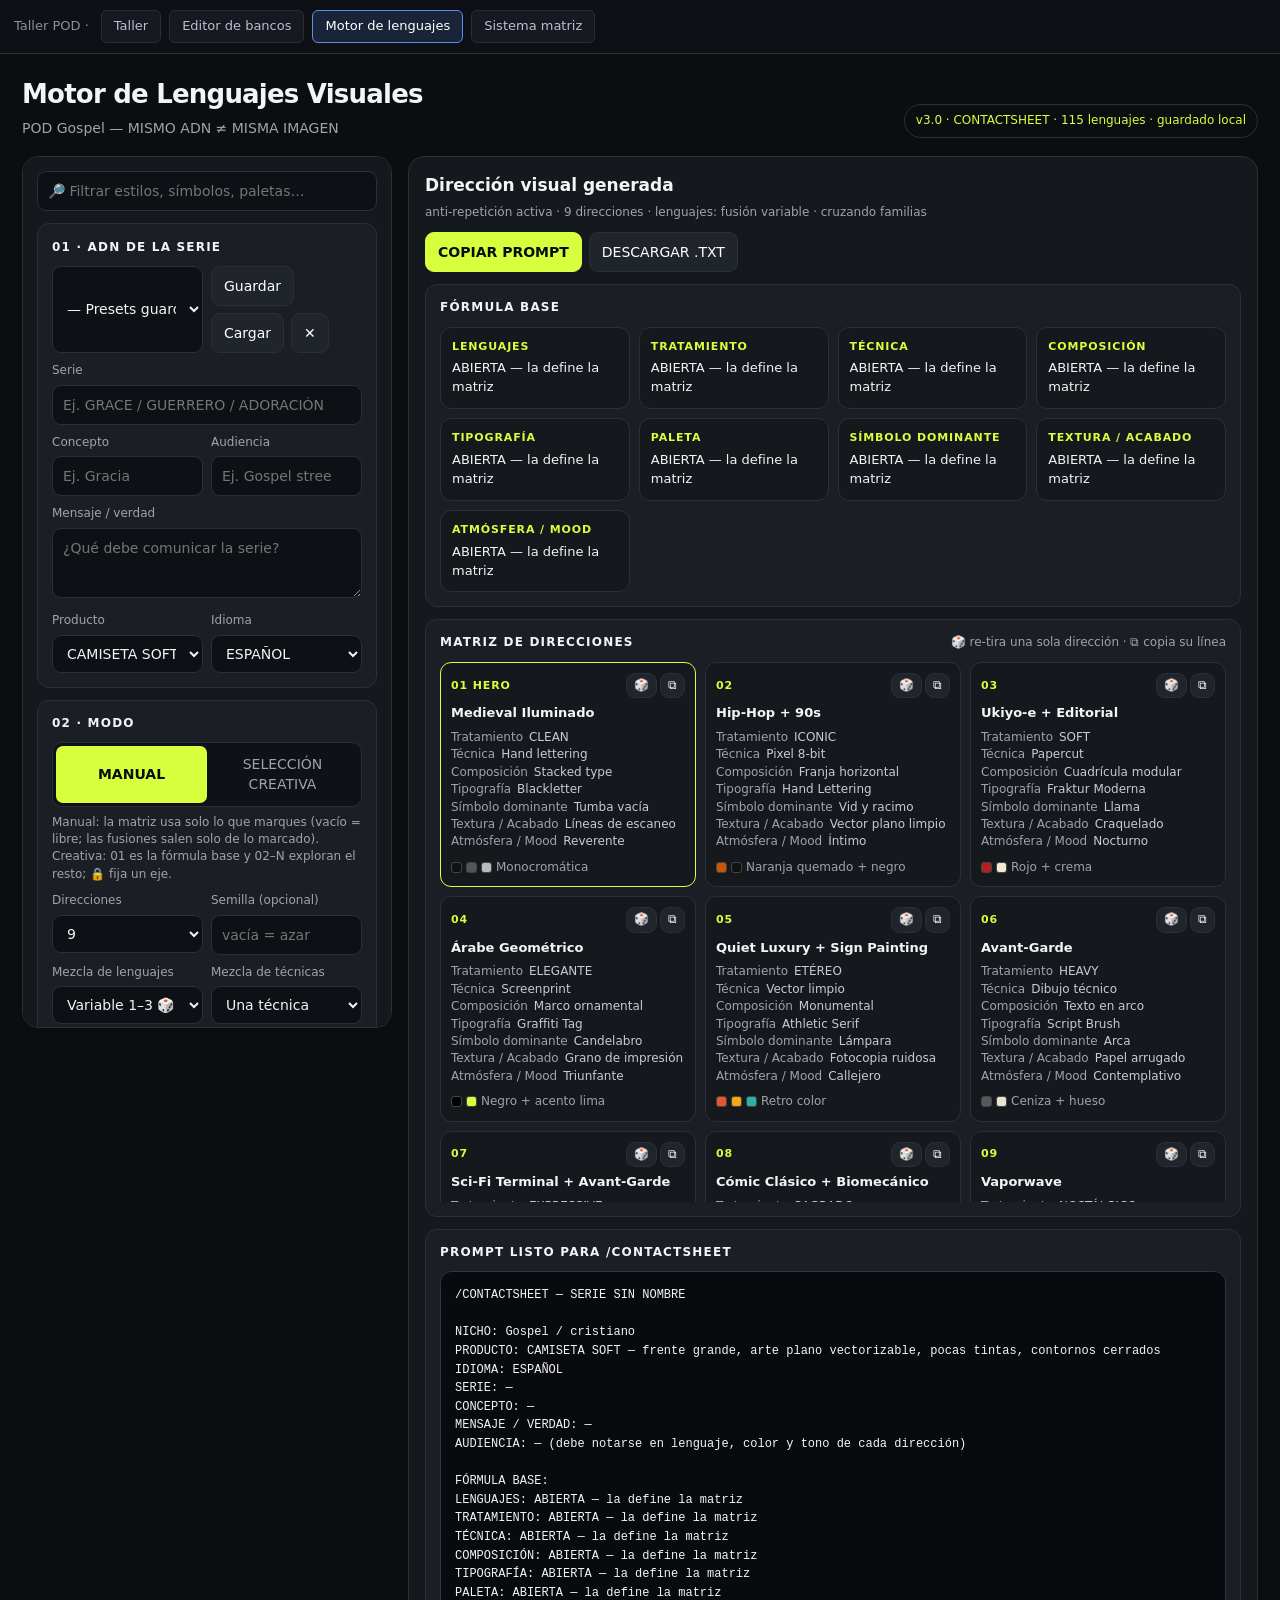
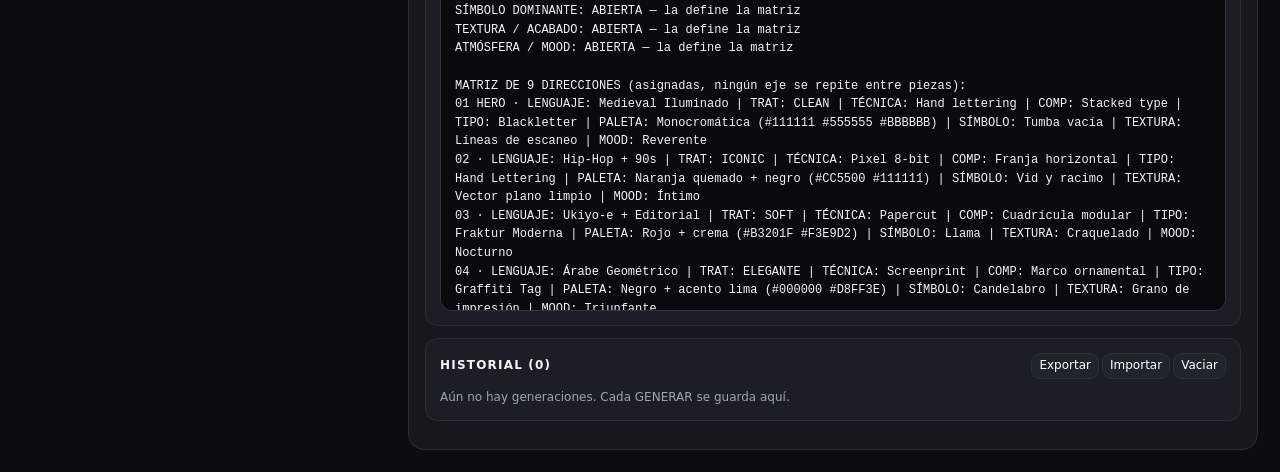
<file: motor-lenguajes-visuales.html>
﻿<!DOCTYPE html>
<html lang="es"><head><meta charset="UTF-8"><meta name="viewport" content="width=device-width,initial-scale=1">
<title>Motor de Lenguajes Visuales — POD Gospel v3</title>
<style>
:root{--bg:#0d0f12;--panel:#15181d;--p2:#1b1f25;--line:#2b3038;--text:#f3f4f6;--muted:#9da4af;--ac:#d8ff3e;--ac2:#8ea81f}
*{box-sizing:border-box}body{margin:0;background:#0b0d10;color:var(--text);font:14px/1.45 Inter,system-ui,sans-serif}
button,input,textarea,select{font:inherit}button{cursor:pointer}
.app{max-width:1450px;margin:auto;padding:22px}
header{display:flex;justify-content:space-between;align-items:flex-end;gap:16px;margin-bottom:18px}
h1{font-size:26px;margin:0 0 4px;letter-spacing:-.03em}.sub,.note{color:var(--muted)}.note{font-size:12px;margin-top:7px}
.badge{border:1px solid var(--line);padding:7px 11px;border-radius:99px;color:var(--ac);font-size:12px}
.grid{display:grid;grid-template-columns:370px 1fr;gap:16px}
.panel{background:var(--panel);border:1px solid var(--line);border-radius:16px}
.controls{padding:14px;position:sticky;top:14px;align-self:start;max-height:calc(100vh - 28px);overflow:auto}.ws{padding:16px}
.section{padding:14px;border:1px solid var(--line);border-radius:12px;background:var(--p2);margin-bottom:12px}
h2{font-size:12px;text-transform:uppercase;letter-spacing:.1em;margin:0}
.ah{display:flex;justify-content:space-between;align-items:center;margin-bottom:10px}
label{display:block;color:var(--muted);font-size:12px;margin:9px 0 5px}
input:not([type=checkbox]),textarea,select{width:100%;background:#0d1014;color:var(--text);border:1px solid var(--line);border-radius:9px;padding:9px 10px;outline:none}
input:focus,textarea:focus,select:focus{border-color:var(--ac)}textarea{min-height:70px;resize:vertical}
.row{display:grid;grid-template-columns:1fr 1fr;gap:8px}.checkgrid{display:grid;grid-template-columns:1fr 1fr;gap:6px}
.fh{font-size:11px;color:var(--ac);font-weight:800;letter-spacing:.08em;margin:10px 0 5px}
.chip{position:relative;margin:0}.chip input{position:absolute;opacity:0;pointer-events:none}
.chip span{display:flex;align-items:center;gap:5px;padding:7px 8px;border:1px solid var(--line);border-radius:8px;background:#101318;color:#c7ccd3;font-size:12px}
.chip input:checked+span{border-color:var(--ac);background:rgba(216,255,62,.09);color:#fff}
.sw{width:11px;height:11px;border-radius:3px;border:1px solid #444;display:inline-block}
.btn,.ib{border:1px solid var(--line);background:#20252c;color:#fff;border-radius:9px;padding:9px 12px}
.ib{padding:3px 7px;margin-left:3px;font-size:12px}.ib.on{border-color:var(--ac)}
.btn.pri{background:var(--ac);border-color:var(--ac);color:#0a0c0e;font-weight:800}.btn:hover,.ib:hover{filter:brightness(1.15)}
.acts{display:flex;gap:7px;flex-wrap:wrap;margin-top:10px}
.mode{display:flex;background:#0e1115;border:1px solid var(--line);border-radius:10px;padding:3px}
.mode button{flex:1;border:0;background:none;color:var(--muted);padding:8px;border-radius:7px}.mode .active{background:var(--ac);color:#0b0d10;font-weight:800}
.chk{display:flex;align-items:center;gap:7px;margin:10px 0 0;color:#ddd}
.hero{display:flex;justify-content:space-between;align-items:center;gap:10px;margin-bottom:12px;flex-wrap:wrap}
.formula{display:grid;grid-template-columns:repeat(4,1fr);gap:9px}
.card{border:1px solid var(--line);background:var(--panel);border-radius:11px;padding:11px;font-size:13px}
.card b{display:block;font-size:11px;text-transform:uppercase;letter-spacing:.08em;color:var(--ac);margin-bottom:5px}
.out{background:#080a0d;border:1px solid #31363e;border-radius:12px;padding:14px;white-space:pre-wrap;font:12px/1.55 Consolas,monospace;min-height:380px;max-height:640px;overflow:auto}
.h{display:flex;gap:8px;align-items:center;border:1px solid var(--line);border-radius:10px;padding:8px 10px;margin-bottom:6px;background:var(--panel);font-size:12px}
.h div{flex:1;min-width:0}.h small{color:var(--muted);display:block;white-space:nowrap;overflow:hidden;text-overflow:ellipsis}
.toast{position:fixed;right:20px;bottom:20px;background:#e8ff8a;color:#0a0c0e;padding:10px 14px;border-radius:9px;font-weight:700;opacity:0;transition:.2s;pointer-events:none}.toast.show{opacity:1}
.dgrid{display:grid;grid-template-columns:repeat(auto-fill,minmax(250px,1fr));gap:9px;max-height:540px;overflow:auto}
.dc{border:1px solid var(--line);background:var(--panel);border-radius:11px;padding:10px;font-size:12px}.dc:first-child{border-color:var(--ac)}
.dh{display:flex;justify-content:space-between;align-items:center;color:var(--ac);font-size:11px;letter-spacing:.08em}
.dl{font-weight:800;font-size:13px;margin:6px 0}.dm span{display:block;color:#c7ccd3}.dm em{font-style:normal;color:var(--muted);margin-right:6px}
.dp{margin-top:8px;color:var(--muted);display:flex;gap:4px;align-items:center}
.section.fold .bd{display:none}.section.fold .ah{margin-bottom:0}
@media(max-width:980px){.grid{grid-template-columns:1fr}.controls{position:static;max-height:none}.formula{grid-template-columns:1fr 1fr}}
</style></head><body>
<style>
  .pod-nav{display:flex;gap:8px;flex-wrap:wrap;align-items:center;padding:10px 14px;background:#0E1016;border-bottom:1px solid #2A2E38;font-family:system-ui,-apple-system,"Segoe UI",sans-serif;font-size:13px}
  .pod-nav .pod-nav-title{color:#8A90A0;margin-right:4px}
  .pod-nav a{color:#B9C0CF;text-decoration:none;padding:6px 12px;border:1px solid #2A2E38;border-radius:6px;background:#161920}
  .pod-nav a:hover{color:#fff;border-color:#5B8DEF}
  .pod-nav a[aria-current="page"]{color:#fff;background:rgba(91,141,239,.16);border-color:#5B8DEF}
</style>
<nav class="pod-nav" aria-label="Herramientas POD">
  <span class="pod-nav-title">Taller POD ·</span>
  <a href="index.html">Taller</a>
  <a href="editor-bancos.html">Editor de bancos</a>
  <a href="motor-lenguajes-visuales.html" aria-current="page">Motor de lenguajes</a>
  <a href="sistema_matriz.html">Sistema matriz</a>
</nav>
<div class="app">
<header><div><h1>Motor de Lenguajes Visuales</h1><div class="sub">POD Gospel — MISMO ADN ≠ MISMA IMAGEN</div></div><div class="badge">v3.0 · CONTACTSHEET · <span id="cnt"></span> · guardado local</div></header>
<div class="grid">
<aside class="panel controls">
 <input id="flt" placeholder="🔎 Filtrar estilos, símbolos, paletas…" style="margin-bottom:12px">
 <div class="section"><div class="ah"><h2>01 · ADN de la serie</h2></div>
  <div class="row"><select id="presets"></select><div class="acts" style="margin:0"><button class="btn" data-a="psave">Guardar</button><button class="btn" data-a="pload">Cargar</button><button class="btn" data-a="pdel">✕</button></div></div>
  <label>Serie</label><input id="serie" placeholder="Ej. GRACE / GUERRERO / ADORACIÓN">
  <div class="row"><div><label>Concepto</label><input id="concepto" placeholder="Ej. Gracia"></div><div><label>Audiencia</label><input id="audiencia" list="aud" placeholder="Ej. Gospel streetwear"></div></div>
  <datalist id="aud"><option>Gospel streetwear<option>Jóvenes cristianos urbanos<option>Mujeres cristianas<option>Hombres de fe / guerreros<option>Familias<option>Iglesia tradicional heritage<option>Hispanos en EE.UU.<option>Colombia / LATAM<option>Alternativos / skaters<option>Minimalistas premium</datalist>
  <label>Mensaje / verdad</label><textarea id="mensaje" placeholder="¿Qué debe comunicar la serie?"></textarea>
  <div class="row"><div><label>Producto</label><select id="producto"></select></div><div><label>Idioma</label><select id="idioma"><option>ESPAÑOL<option>INGLÉS</select></div></div>
 </div>
 <div class="section"><div class="ah"><h2>02 · Modo</h2></div>
  <div class="mode"><button id="manualBtn" data-a="manual">MANUAL</button><button id="creativeBtn" data-a="creative">SELECCIÓN CREATIVA</button></div>
  <div class="note">Manual: la matriz usa solo lo que marques (vacío = libre; las fusiones salen solo de lo marcado). Creativa: 01 es la fórmula base y 02–N exploran el resto; 🔒 fija un eje.</div>
  <div class="row"><div><label>Direcciones</label><select id="n"><option>3<option>6<option selected>9<option>12<option>18</select></div><div><label>Semilla (opcional)</label><input id="seed" placeholder="vacía = azar"></div></div>
  <div class="row"><div><label>Mezcla de lenguajes</label><select id="mix"><option value="1">Puro (1 estilo)<option value="2">Fusión de 2<option value="3">Fusión de 3<option value="R">Variable 1–3 🎲</select></div><div><label>Mezcla de técnicas</label><select id="mixT"><option value="1">Una técnica<option value="2">Híbrida (2)<option value="R">Variable 1–2 🎲</select></div></div>
  <label class="chk"><input type="checkbox" id="cross"> Cruzar familias (fusiones más inesperadas)</label>
  <label class="chk"><input type="checkbox" id="anti"> Anti-repetición (penaliza lo usado en tu historial)</label>
 </div>
 <div id="axes"></div>
 <div class="section"><div class="ah"><h2><span id="rn">10</span> · Reglas</h2></div><textarea id="rules" style="min-height:150px"></textarea>
  <div class="acts"><button class="btn pri" data-a="gen">GENERAR</button><button class="btn" data-a="dall">🎲 TODO</button><button class="btn" data-a="reset">REINICIAR</button></div></div>
</aside>
<main class="panel ws">
 <div class="hero"><div><h2 style="font-size:17px;text-transform:none;letter-spacing:0">Dirección visual generada</h2><div class="note" id="info">Brief de arte antes del CONTACTSHEET.</div></div>
  <div class="acts" style="margin:0"><button class="btn pri" data-a="copy">COPIAR PROMPT</button><button class="btn" data-a="txt">DESCARGAR .TXT</button></div></div>
 <div class="section"><div class="ah"><h2>Fórmula base</h2></div><div class="formula" id="formula"></div></div>
 <div class="section"><div class="ah"><h2>Matriz de direcciones</h2><span class="note" style="margin:0">🎲 re-tira una sola dirección · ⧉ copia su línea</span></div><div class="dgrid" id="dirs"></div></div>
 <div class="section"><div class="ah"><h2>Prompt listo para /CONTACTSHEET</h2></div><div class="out" id="out"></div></div>
 <div class="section"><div class="ah"><h2>Historial (<span id="hc">0</span>)</h2><span><button class="ib" data-a="exp">Exportar</button><button class="ib" data-a="imp">Importar</button><button class="ib" data-a="hclr">Vaciar</button></span></div><div id="hist"></div><input type="file" id="file" accept=".json" hidden></div>
</main></div></div><div class="toast" id="toast"></div>
<script>
const $=i=>document.getElementById(i),sp=s=>s.split(","),esc=s=>String(s).replace(/[&<>"]/g,c=>({"&":"&amp;","<":"&lt;",">":"&gt;",'"':"&quot;"}[c]));
const mem={};let warned=0;
const L=(k,d)=>{try{const v=localStorage.getItem(k);return v?JSON.parse(v):(mem[k]??d)}catch(e){return mem[k]??d}};
const W=(k,v)=>{mem[k]=v;try{localStorage.setItem(k,JSON.stringify(v))}catch(e){if(!warned++)toast("Sin localStorage: guardo solo en esta sesión")}};
const F={"CULTURA URBANA":"Streetwear,Skate,Hip-Hop,Punk,Grunge,Graffiti,Utility,Cyberpunk,Neon Glitch,Pixel Retro,Sticker Bomb,Lowrider / Chicano,Rave Flyer,Techwear",
"HERITAGE":"Collegiate,Athletic,Workwear,Western,Americana,Vintage Gospel,Medieval Iluminado,Art Déco,Letterpress,Etiqueta de Whisky,Barbería Vintage,Bizantino / Ícono,Celta,Heráldico,Sign Painting",
"MODA / EDITORIAL":"Minimal,Editorial,Swiss / International,Luxury Graphic,Avant-Garde,Art Direction,Brutal Chic,Dark Academia,Quiet Luxury,Monograma",
"ARTÍSTICO":"Tattoo,Woodblock,Engraving,Linocut,Poster Art,Collage,Hand-drawn,Ukiyo-e,Psicodélico,Vitral,Risograph,Sumi-e,Cómic Clásico,Manga,Pop Art,Mosaico,Tinta y Acuarela,Grabado en Cobre,Alebrije / Folk",
"RETRO / NOSTALGIA":"70s,80s,90s,Y2K,Vintage Print,Retro Sports,Arcade,Psicodelia 60s,Memphis,Vaporwave,Space Age,Cartel de Circo,Disco",
"NATURALEZA / LIFESTYLE":"Outdoor,Surf,Mountain,Adventure,Botanical,Desierto,Botánico Científico,Náutico / Costero,Bosque Nórdico,Cosmos / Astronomía",
"EXPERIMENTAL":"Brutalist,Constructivist,Experimental Typography,Abstract,Distorted Type,Digital,Geometría Sagrada,Glitch,Op Art,Anti-diseño,Blueprint / Wireframe,Fractal,Doble Exposición,Tipografía Cinética",
"OSCURO / GÓTICO":"Gótico,Dark Fantasy,Memento Mori,Metal / Death Metal,Horror Punk,Catedral Gótica,Noir",
"CULTURAL / FOLK":"Día de Muertos,Escandinavo Folk,Africano / Adinkra,Árabe Geométrico,Caribe Tropical,Andino / Textil,Japonés Tradicional",
"FUTURISTA":"Retrofuturismo,Cyber Sacro,Holográfico,Sci-Fi Terminal,Biomecánico,Y3K Chrome"};
const PH={"Alto contraste":"000000 FFFFFF FF2D2D","Heritage":"1F3A5F C8A24A F2E8D0","Monocromática":"111111 555555 BBBBBB","Washed vintage":"C9B79C 8C9A8B D9A99B","Retro color":"E4572E F3A712 29B2A4","Tierra / natural":"6B4F2A A67C52 3F5B3A","Negro + acento lima":"000000 D8FF3E","Negro + acento cian":"000000 00CCCC","Negro + acento rojo":"000000 E10600","Cream + negro":"F3EBDD 111111","Colores intensos":"FF006E 3A86FF FFBE0B","Neutros cálidos":"D8C3A5 A98467 6C584C","Neón glitch":"000000 00CCCC FF00AA","Oro + borgoña":"7A1F2B D4AF37 0D0D0D","Azul noche + oro":"0B1D3A E3B23C","Rojo + crema":"B3201F F3E9D2","Verde bosque + oro":"1E3B2C C9A227 EFE6CF","Púrpura real + oro":"4B1E6D D4AF37","Pastel suave":"F4C2C2 BFD8D2 FFF1B8","Azul cobalto + crema":"1E4DB7 F3EBDD","Naranja quemado + negro":"CC5500 111111","Turquesa + coral":"1FB5A8 FF6F61 FFF4E0","Sepia":"3B2A1A 8B6B43 D9C3A0","Negro + acento magenta":"000000 FF00AA","Ceniza + hueso":"55595E E8E2D4","Memphis":"FF71CE 01CDFE FFFB96","Verde militar + arena":"4B5320 D2B48C","Negro + oro":"000000 D4AF37","Vaporwave":"FF71CE B967FF 05FFA1","Sangre + hueso":"7A0C14 EDE6D6 0D0D0D","Hielo":"CFE8F5 5A8DB8 0B1D3A","Cobre + turquesa":"B87333 2A9D8F 1B1B1B"};
const AX={lang:{t:"Lenguajes",p:[]},
tr:{t:"Tratamiento",p:sp("HEAVY,SOFT,MODERN,EXPRESSIVE,ICONIC,HERITAGE,RAW,CLEAN,CONFRONTACIONAL,SOLEMNE,MINIMAL EXTREMO,MAXIMALISTA,BRUTAL,ETÉREO,SAGRADO,ÉPICO,LÚDICO,NOSTÁLGICO,ELEGANTE,SUBVERSIVO")},
te:{t:"Técnica",p:sp("Screenprint,Stencil,Xerox,Vintage Ink,Linework,Engraving,Collage,Illustración gráfica,Hand lettering,Vector limpio,Texture print,Halftone,Stipple,Sello / Stamp,Papercut,Pixel 8-bit,Glitch vectorial,Woodcut tallado,Línea continua,Crosshatch,Duotono 2 tintas,Tinta china,Mosaico de formas,Recorte geométrico,Sombra desplazada,Neón lineal,Dibujo técnico,Bordado simulado,Doble exposición vectorial")},
co:{t:"Composición",p:sp("Monumental,Editorial asimétrica,Poster,Badge / Emblema,Vertical,Diagonal,Grid,Tipografía integrada,Símbolo dominante,Offset lateral,Stacked type,Open space,Mandala / Radial,Simetría ritual,Corte de ventana,Texto en arco,Columna tipográfica,Objeto fragmentado,Marco ornamental,Pergamino / Cinta,Collage de capas,Espejo vertical,Cuadrícula modular,Anillos concéntricos,Silueta con texto interior,Texto cruzado sobre símbolo,Esquina / Corner,Franja horizontal,Triángulo / Pirámide,Constelación,Escudo partido")},
ty:{t:"Tipografía",p:sp("Condensed Sans,Bold Sans,Athletic Serif,Western Serif,Editorial Serif,Grotesk,Hand Lettering,Display Vintage,Monospace,Blackletter,Slab Serif,Stencil,Script Brush,Inline / Outline,Pixel Font,Fraktur Moderna,Caligrafía,Wide Extended,Sans Humanista,Ornamental,Rounded Bold,Didone Editorial,Typewriter,Brush Pen,Tall Condensed Poster,Graffiti Tag")},
pa:{t:"Paleta",p:Object.keys(PH)},
ob:{t:"Símbolo dominante",p:sp("Cruz,Espada,León,Cordero,Alfa y Omega,Ancla,Llama,Corona de espinas,Biblia abierta,Sello,Paloma,Lámpara,Escudo,Clavos,Tumba vacía,Pez,Trompeta,Zarza ardiente,Cruz tecnológica,Corona,Manos en oración,Pan y copa,Candelabro,Cáliz,Vid y racimo,Llave,Puerta,Camino / Sendero,Árbol de la vida,Corona de laurel,Barca,Roca,Estrella de Belén,Arpa,Ojo de la Providencia,Trigo,Mano con herida,Cruz celta,Casco de salvación,Trono,Arca,Río / Agua viva,Montaña,Nube de gloria")},
tx:{t:"Textura / Acabado",p:sp("Vector plano limpio,Grano de impresión,Desgaste vintage,Craquelado,Halftone grueso,Rasgado / Torn,Tinta corrida,Papel arrugado,Líneas de escaneo,Polvo / Dust,Fotocopia ruidosa,Tinta saturada irregular")},
mo:{t:"Atmósfera / Mood",p:sp("Solemne,Triunfante,Íntimo,Épico,Callejero,Juguetón,Contemplativo,Rebelde,Esperanzador,Reverente,Nocturno,Radiante")}};
const AXK=Object.keys(AX),famOf={};
Object.entries(F).forEach(([f,s])=>sp(s).forEach(x=>{famOf[x]=f;AX.lang.p.push(x)}));
const PN={"CAMISETA SOFT":"frente grande, arte plano vectorizable, pocas tintas, contornos cerrados","CAMISETA OVERSIZE":"composición monumental, arte grande de frente o espalda, masas sólidas","HOODIE":"diseño centrado y alto, evitar zona de bolsillo y capucha","DISPLATE":"formato metálico, más detalle y color permitido, margen libre en bordes","POSTER":"jerarquía de lectura a distancia, formato vertical, texto secundario legible","TOTE":"área cuadrada, trazo grueso, 1–2 tintas, texto mínimo","CAP":"área pequeña (≤10 cm), trazos gruesos, mínimo texto, apto bordado"};
const RULES="No repetir composición entre piezas. El texto forma parte de la arquitectura visual. No usar microtexto ilegible. Mantener claridad comercial. La imagen conserva el ADN teológico y de marca. MISMO ADN ≠ MISMA IMAGEN.\nCada arte exalta a Cristo, único Señor de señores y Rey de reyes, y apunta a la Gran Comisión (Mt 28:19-20).\nTexto principal + texto secundario (≤50% del tamaño, gris claro, ubicación estratégica); máximo 1 microtexto; versículos en paráfrasis original.\nPensado para estampado: construcción vectorial, contornos cerrados, masas sólidas, sin 3D, fotografía ni degradados.";
const FI=["serie","concepto","audiencia","mensaje","producto","idioma","n","seed","mix","mixT","rules"];
const DEF=()=>({f:{serie:"",concepto:"",audiencia:"",mensaje:"",producto:"CAMISETA SOFT",idioma:"ESPAÑOL",n:"9",seed:"",mix:"R",mixT:"1",rules:RULES},sel:Object.fromEntries(AXK.map(a=>[a,[]])),lock:{},creative:false,anti:true,cross:true});
function norm(s){const d=DEF();return{...d,...s,f:{...d.f,...(s&&s.f)},sel:{...d.sel,...(s&&s.sel)},lock:{...(s&&s.lock)}}}
let S=norm(L("pod_motor_v2",{})),hist=L("pod_motor_hist",[]),presets=L("pod_motor_presets",{}),cur="",rnd=Math.random,U={};
const save=()=>W("pod_motor_v2",S);
function toast(t){const x=$("toast");x.textContent=t;x.classList.add("show");clearTimeout(x.t);x.t=setTimeout(()=>x.classList.remove("show"),1600)}
function hash(s){let h=5381;for(let i=0;i<s.length;i++)h=(h*33^s.charCodeAt(i))>>>0;return h}
function setRng(){const s=S.f.seed.trim();if(!s){rnd=Math.random;return}let a=hash(s);rnd=()=>{a|=0;a=a+0x6D2B79F5|0;let t=Math.imul(a^a>>>15,1|a);t=t+Math.imul(t^t>>>7,61|t)^t;return((t^t>>>14)>>>0)/4294967296}}
/* UI */
$("producto").innerHTML=Object.keys(PN).map(p=>`<option>${p}</option>`).join("");
(function(){const ch=(a,x)=>`<label class="chip"><input type="checkbox" data-ax="${a}" value="${esc(x)}"><span>${a=="pa"?PH[x].split(" ").map(h=>`<i class="sw" style="background:#${h}"></i>`).join(""):""}${esc(x)}</span></label>`;
$("axes").innerHTML=AXK.map((a,i)=>{const body=a=="lang"?Object.entries(F).map(([f,s])=>`<div class="fh">${f}</div><div class="checkgrid">${sp(s).map(x=>ch(a,x)).join("")}</div>`).join(""):`<div class="checkgrid">${AX[a].p.map(x=>ch(a,x)).join("")}</div>`;
return`<div class="section"><div class="ah"><h2>${String(i+3).padStart(2,"0")} · ${AX[a].t} <span class="note">(${AX[a].p.length})</span></h2><span><button class="ib" data-a="fold" title="Plegar / desplegar">▾</button><button class="ib" data-a="dice" data-x="${a}" title="Aleatorio">🎲</button><button class="ib" data-a="lock" data-x="${a}" id="lk_${a}" title="Bloquear eje">🔓</button><button class="ib" data-a="all" data-x="${a}" title="Todo">✓</button><button class="ib" data-a="none" data-x="${a}" title="Ninguno">✕</button></span></div><div class="bd">${body}</div></div>`}).join("")})();
function readF(){FI.forEach(k=>S.f[k]=$(k).value)}
function writeF(){FI.forEach(k=>$(k).value=S.f[k])}
function sync(){document.querySelectorAll("[data-ax]").forEach(c=>c.checked=S.sel[c.dataset.ax].includes(c.value));
AXK.forEach(a=>{const b=$("lk_"+a);b.textContent=S.lock[a]?"🔒":"🔓";b.classList.toggle("on",!!S.lock[a])});
$("manualBtn").classList.toggle("active",!S.creative);$("creativeBtn").classList.toggle("active",S.creative);$("anti").checked=S.anti;$("cross").checked=S.cross;save()}
/* motor aleatorio + anti-repetición */
const PR=[[/guerr|firme|armadur|batall|victori|fuerz|valent/,["CULTURA URBANA","HERITAGE","ARTÍSTICO"]],[/gracia|salv|perd[oó]n|redim|amor|misericord/,["HERITAGE","RETRO / NOSTALGIA","MODA / EDITORIAL"]],[/ador|alabanz|santo|gloria|dios|rey/,["ARTÍSTICO","HERITAGE","MODA / EDITORIAL"]],[/creaci|natur|jard[ií]n|monta[nñ]a/,["NATURALEZA / LIFESTYLE","ARTÍSTICO","RETRO / NOSTALGIA"]],[/urban|joven|street|skate|calle|alternativ/,["CULTURA URBANA","EXPERIMENTAL"]],[/muert|cruz|sacrific|pasi[oó]n|calvario|resurrec/,["OSCURO / GÓTICO","ARTÍSTICO","HERITAGE"]],[/latin|hispan|colomb|caribe|mexic/,["CULTURAL / FOLK","CULTURA URBANA"]],[/futur|tecnolog|digital|cyber/,["FUTURISTA","EXPERIMENTAL"]],[/premium|minimal|elegan|mujer/,["MODA / EDITORIAL","ARTÍSTICO"]],[/tradicion|iglesia|heritage|famil/,["HERITAGE","RETRO / NOSTALGIA","NATURALEZA / LIFESTYLE"]]];
function pref(){const t=[S.f.concepto,S.f.audiencia,S.f.mensaje].join(" ").toLowerCase(),b={EXPERIMENTAL:.3};PR.forEach(([r,fs])=>{if(r.test(t))fs.forEach((f,i)=>b[f]=(b[f]||0)+(3-i)/3)});return b}
function usage(){const u={};hist.slice(0,40).forEach((e,i)=>{const w=1/(1+i*.05);Object.entries(e.used||{}).forEach(([a,xs])=>xs.forEach(x=>u[a+"|"+x]=(u[a+"|"+x]||0)+w))});return u}
function wf(a,b){return x=>(S.anti?1/(1+2*(U[a+"|"+x]||0)):1)*(a=="lang"?1+3*(b[famOf[x]]||0):1)}
function wpick(pool,k,w){return pool.map(x=>[Math.pow(rnd(),1/Math.max(w(x),1e-6)),x]).sort((p,q)=>q[0]-p[0]).slice(0,k).map(p=>p[1])}
const kOf=(m,mx=3)=>m=="R"?1+(rnd()*mx|0):Math.max(1,+m||1);
function combo(i,ord,k,cross,w){const p=ord[i%ord.length],r=[p];let pool=ord.filter(x=>x!=p);
while(r.length<k&&pool.length){let c=pool;if(cross){const fs=new Set(r.map(x=>famOf[x])),d=pool.filter(x=>!fs.has(famOf[x]));if(d.length)c=d}
const x=wpick(c,1,w)[0];r.push(x);pool=pool.filter(y=>y!=x)}return r.join(" + ")}
function roll(a,b){if(S.lock[a])return;const k=a=="lang"?kOf(S.f.mix):a=="te"?kOf(S.f.mixT,2):1;S.sel[a]=wpick(AX[a].p,k,wf(a,b||pref()))}
function matrix(n,wide,nh){const b=pref(),dirs=Array.from({length:n},()=>({}));
AXK.forEach(a=>{const s=S.sel[a],pool=S.lock[a]?(s.length?s:AX[a].p):(wide?AX[a].p:(s.length?s:AX[a].p)),w=wf(a,b),ord=wpick(pool,pool.length,w),mx=a=="lang"||a=="te",m=a=="lang"?S.f.mix:S.f.mixT;
for(let i=0;i<n;i++)dirs[i][a]=mx?combo(i,ord,Math.min(kOf(m,a=="lang"?3:2),ord.length),a=="lang"&&S.cross,w):ord[i%ord.length]});
if(wide&&!nh)AXK.forEach(a=>{if(S.sel[a].length)dirs[0][a]=a=="lang"||a=="te"?S.sel[a].slice(0,3).join(" + "):S.sel[a][0]});
return dirs}
/* render / commit */
const pal=n=>PH[n]?`${n} (${PH[n].split(" ").map(h=>"#"+h).join(" ")})`:n;
let curDirs=[],curWide=false;
const lineOf=(d,i)=>`${String(i+1).padStart(2,"0")}${i?"":" HERO"} · LENGUAJE: ${d.lang} | TRAT: ${d.tr} | TÉCNICA: ${d.te} | COMP: ${d.co} | TIPO: ${d.ty} | PALETA: ${pal(d.pa)} | SÍMBOLO: ${d.ob} | TEXTURA: ${d.tx} | MOOD: ${d.mo}`;
const card=(d,i)=>`<div class="dc"><div class="dh"><b>${String(i+1).padStart(2,"0")}${i?"":" HERO"}</b><span><button class="ib" data-a="dre" data-i="${i}" title="Re-tirar esta dirección">🎲</button><button class="ib" data-a="dcp" data-i="${i}" title="Copiar línea">⧉</button></span></div><div class="dl">${esc(d.lang)}</div><div class="dm">${["tr","te","co","ty","ob","tx","mo"].map(a=>`<span><em>${AX[a].t}</em>${esc(d[a])}</span>`).join("")}</div><div class="dp">${PH[d.pa].split(" ").map(h=>`<i class="sw" style="background:#${h}"></i>`).join("")} ${esc(d.pa)}</div></div>`;
function paint(dirs){readF();curDirs=dirs;const n=dirs.length,f=S.f,open="ABIERTA — la define la matriz",mixed=dirs.some(d=>/ \+ /.test(d.lang+d.te));
const base=a=>S.sel[a].length?S.sel[a].map(x=>a=="pa"?pal(x):x).join(" + "):open;
$("formula").innerHTML=AXK.map(a=>`<div class="card"><b>${AX[a].t}</b>${esc(base(a))}</div>`).join("");
cur=`/CONTACTSHEET — ${f.serie||"SERIE SIN NOMBRE"}

NICHO: Gospel / cristiano
PRODUCTO: ${f.producto} — ${PN[f.producto]}
IDIOMA: ${f.idioma}
SERIE: ${f.serie||"—"}
CONCEPTO: ${f.concepto||"—"}
MENSAJE / VERDAD: ${f.mensaje||"—"}
AUDIENCIA: ${f.audiencia||"—"} (debe notarse en lenguaje, color y tono de cada dirección)

FÓRMULA BASE:
${AXK.map(a=>`${AX[a].t.toUpperCase()}: ${base(a)}`).join("\n")}

MATRIZ DE ${n} DIRECCIONES (asignadas, ningún eje se repite entre piezas):
${dirs.map(lineOf).join("\n")}
${mixed?"\nFUSIONES: donde hay «+», combinar los lenguajes/técnicas en UN solo estilo nuevo y coherente, no dos estilos pegados.\n":""}
DIRECCIÓN:
Crear una colección comercial donde el lenguaje visual traduzca el concepto y no funcione como fórmula fija.
Respetar la asignación de cada dirección: composición, tipografía, paleta, símbolo, textura y atmósfera propios.
El texto forma parte de la arquitectura del diseño, no parece colocado encima.
Cambiar posición del texto, jerarquía y símbolo dominante entre piezas.
Priorizar legibilidad, identidad de marca, diferenciación y viabilidad comercial para POD.

REGLAS:
${f.rules}

GENERAR:
${n} direcciones visuales distintas. 01 es el HERO; 02–${String(n).padStart(2,"0")} amplían el lenguaje sin clonarlo.
Presentarlas en un CONTACTSHEET coherente y profesional.`;
$("out").textContent=cur;$("dirs").innerHTML=dirs.map(card).join("");
const mt={1:"puro",2:"fusión de 2",3:"fusión de 3",R:"fusión variable"}[f.mix];
$("info").textContent=(f.seed.trim()?"Semilla: "+f.seed.trim()+" · ":"")+(S.anti?"anti-repetición activa":"anti-repetición apagada")+" · "+n+" direcciones · lenguajes: "+mt+(S.cross?" · cruzando familias":"")}
function render(opt={}){readF();setRng();U=usage();const{reroll,wide}=opt,w=wide||S.creative;curWide=w;
if(reroll&&w){const b=pref();AXK.forEach(a=>roll(a,b));sync()}
const n=+S.f.n;let dirs,fp,t=0;
do{dirs=matrix(n,w);fp=hash(dirs.map(d=>AXK.map(a=>d[a]).join("|")).join("/"))}while(S.anti&&hist.some(h=>h.fp===fp)&&++t<15);
paint(dirs);
const used={};AXK.forEach(a=>used[a]=[...new Set(dirs.flatMap(d=>a=="lang"||a=="te"?d[a].split(" + "):[d[a]]))]);
return{dirs,fp,used}}
function commit(opt){const r=render(opt);hist.unshift({t:Date.now(),serie:S.f.serie||"SIN NOMBRE",fp:r.fp,dirs:r.dirs,prompt:cur,used:r.used,hero:AXK.map(a=>r.dirs[0][a]).slice(0,4).join(" · "),fav:0,st:JSON.parse(JSON.stringify(S))});
while(hist.length>60){const i=hist.map(h=>h.fav).lastIndexOf(0);if(i<0)break;hist.splice(i,1)}
W("pod_motor_hist",hist);drawHist();save()}
function drawHist(){$("hc").textContent=hist.length;$("hist").innerHTML=hist.length?hist.map((h,i)=>`<div class="h"><div><b>${esc(h.serie)}</b> ${h.fav?"⭐":""}<small>${new Date(h.t).toLocaleString("es",{dateStyle:"short",timeStyle:"short"})} · ${esc(h.hero)}</small></div><button class="ib" data-a="hload" data-i="${i}">Cargar</button><button class="ib" data-a="hcopy" data-i="${i}">Copiar</button><button class="ib" data-a="hfav" data-i="${i}">⭐</button><button class="ib" data-a="hdel" data-i="${i}">🗑</button></div>`).join(""):'<div class="note">Aún no hay generaciones. Cada GENERAR se guarda aquí.</div>'}
function drawPresets(){$("presets").innerHTML='<option value="">— Presets guardados —</option>'+Object.keys(presets).map(k=>`<option>${esc(k)}</option>`).join("")}
async function copy(t){try{await navigator.clipboard.writeText(t)}catch(e){const a=document.createElement("textarea");a.value=t;document.body.appendChild(a);a.select();document.execCommand("copy");a.remove()}toast("Copiado")}
function dl(name,text,type){const a=document.createElement("a");a.href=URL.createObjectURL(new Blob([text],{type}));a.download=name;a.click();setTimeout(()=>URL.revokeObjectURL(a.href),500)}
/* eventos */
document.addEventListener("click",e=>{const b=e.target.closest("[data-a]");if(!b)return;const a=b.dataset.a,x=b.dataset.x,i=+b.dataset.i;
switch(a){
case"dice":if(S.lock[x])return toast("Eje bloqueado 🔒");roll(x);sync();render();break;
case"lock":S.lock[x]=!S.lock[x];sync();break;
case"all":S.sel[x]=[...AX[x].p];sync();render();break;
case"none":S.sel[x]=[];sync();render();break;
case"manual":S.creative=false;sync();render();break;
case"creative":S.creative=true;readF();AXK.forEach(k=>roll(k));sync();commit({reroll:false,wide:true});break;
case"gen":readF();commit({reroll:true});break;
case"dall":readF();S.f.mix=["1","2","3","R","R"][Math.random()*5|0];S.f.mixT=["1","2","R"][Math.random()*3|0];S.cross=Math.random()<.6;writeF();sync();commit({reroll:true,wide:true});toast("🎲 Sorpresa total");break;
case"dre":{readF();rnd=Math.random;U=usage();curDirs[i]=matrix(1,curWide,1)[0];paint(curDirs);break}
case"dcp":copy(lineOf(curDirs[i],i));break;
case"fold":b.closest(".section").classList.toggle("fold");break;

case"copy":copy(cur);break;
case"txt":dl((S.f.serie||"direccion-visual").replace(/\W+/g,"-")+".txt",cur,"text/plain");break;
case"reset":if(!confirm("¿Reiniciar campos y selecciones? El historial y los presets se conservan."))return;S=norm({});writeF();sync();render();toast("Reiniciado");break;
case"psave":{readF();const n=prompt("Nombre del preset:",S.f.serie||"");if(!n)return;presets[n]=JSON.parse(JSON.stringify(S));W("pod_motor_presets",presets);drawPresets();$("presets").value=n;toast("Preset guardado");break}
case"pload":{const n=$("presets").value;if(!n||!presets[n])return toast("Elige un preset");S=norm(presets[n]);writeF();sync();render();toast("Preset cargado");break}
case"pdel":{const n=$("presets").value;if(!n||!confirm("¿Borrar preset «"+n+"»?"))return;delete presets[n];W("pod_motor_presets",presets);drawPresets();toast("Preset borrado");break}
case"hload":{const h=hist[i];S=norm(h.st);writeF();sync();readF();setRng();U=usage();if(h.dirs){curWide=!!S.creative;paint(h.dirs)}else{render();$("out").textContent=h.prompt;cur=h.prompt}toast("Cargada del historial");break}
case"hcopy":copy(hist[i].prompt);break;
case"hfav":hist[i].fav=hist[i].fav?0:1;W("pod_motor_hist",hist);drawHist();break;
case"hdel":hist.splice(i,1);W("pod_motor_hist",hist);drawHist();break;
case"hclr":if(!hist.length||!confirm("¿Vaciar todo el historial? (se pierde la memoria anti-repetición)"))return;hist=[];W("pod_motor_hist",hist);drawHist();break;
case"exp":dl("motor-lenguajes-respaldo.json",JSON.stringify({S,hist,presets},null,1),"application/json");break;
case"imp":$("file").click();break}});
$("file").onchange=e=>{const f=e.target.files[0];if(!f)return;const r=new FileReader();r.onload=()=>{try{const d=JSON.parse(r.result);if(d.hist)hist=[...d.hist,...hist.filter(h=>!d.hist.some(k=>k.t===h.t))].slice(0,60);if(d.presets)presets={...presets,...d.presets};if(d.S)S=norm(d.S);W("pod_motor_hist",hist);W("pod_motor_presets",presets);writeF();drawHist();drawPresets();sync();render();toast("Respaldo importado")}catch(x){toast("Archivo inválido")}};r.readAsText(f);e.target.value=""};
document.addEventListener("change",e=>{const t=e.target;
if(t.dataset.ax){S.sel[t.dataset.ax]=[...document.querySelectorAll(`[data-ax="${t.dataset.ax}"]:checked`)].map(c=>c.value);save();render()}
else if(t.id=="anti"){S.anti=t.checked;save();render()}
else if(t.id=="cross"){S.cross=t.checked;save();render()}
else if(t.closest(".controls")&&FI.includes(t.id)){readF();save();render()}});
document.addEventListener("input",e=>{if(e.target.id=="flt"){const q=e.target.value.toLowerCase();document.querySelectorAll(".chip").forEach(c=>c.style.display=c.textContent.toLowerCase().includes(q)?"":"none")}if(FI.includes(e.target.id)){readF();save()}});
$("cnt").textContent=AX.lang.p.length+" lenguajes";$("rn").textContent=String(AXK.length+3).padStart(2,"0");
writeF();sync();drawHist();drawPresets();render();
</script>
<script src="js/pod-nav.js"></script>
<script>try{if(window.PODNav){window.PODNav.prefill();}}catch(e){}</script></body></html>
</file>
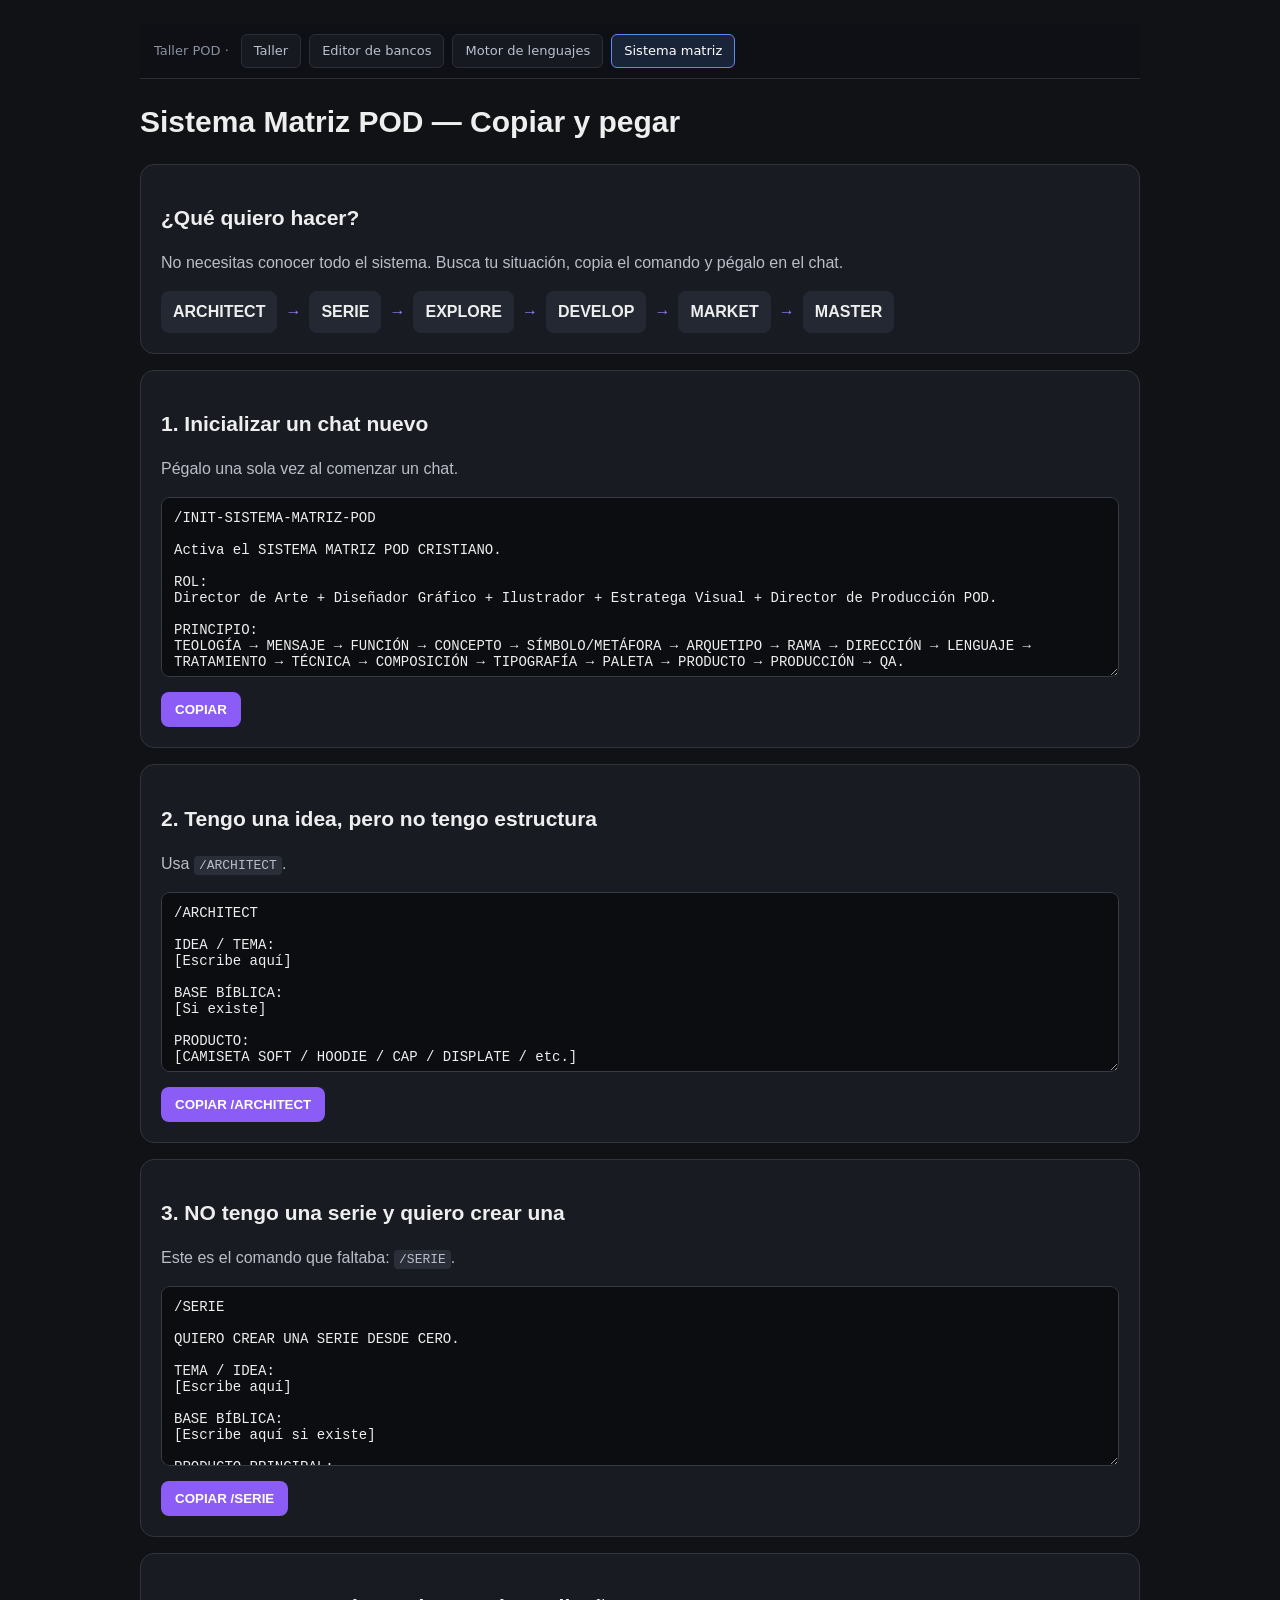
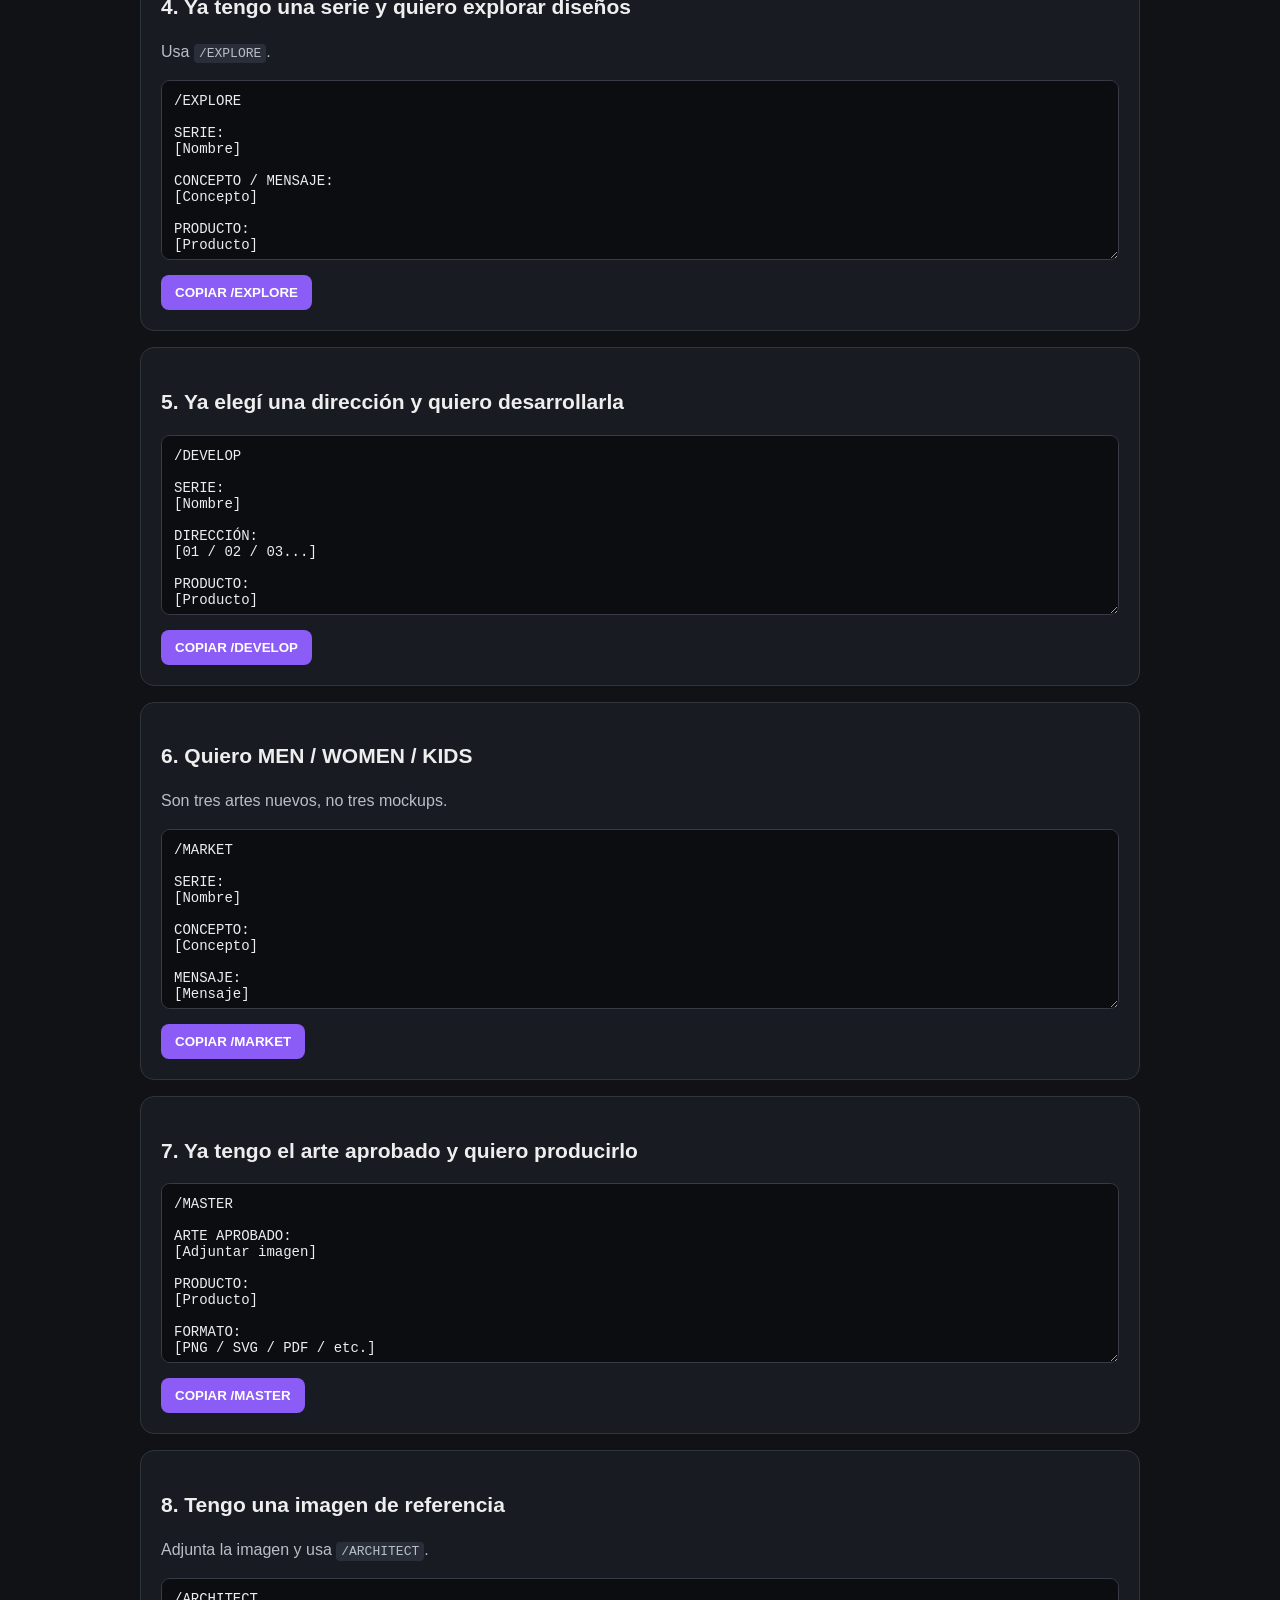
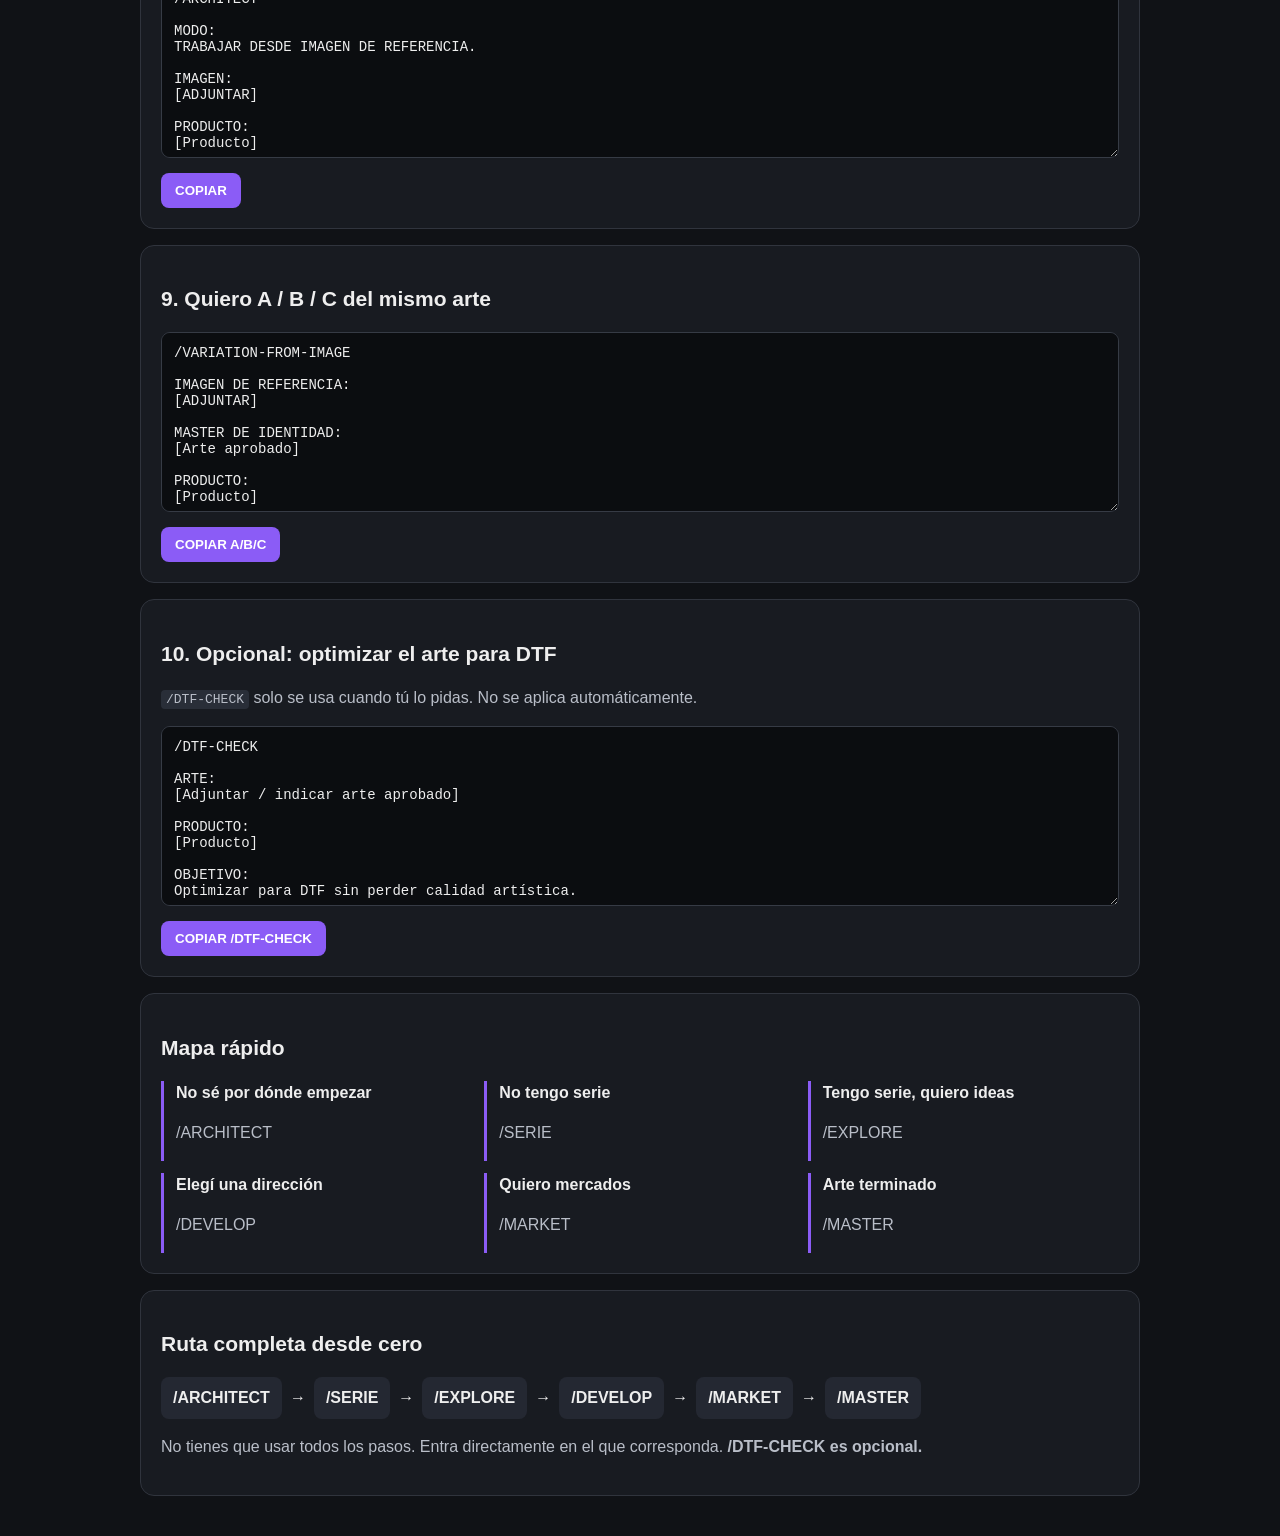
<file: sistema_matriz.html>
﻿<!doctype html><html lang="es"><head><meta charset="utf-8"><meta name="viewport" content="width=device-width,initial-scale=1"><title>Sistema Matriz POD</title><style>
body{font-family:Arial,sans-serif;background:#101216;color:#eee;max-width:1000px;margin:auto;padding:24px;line-height:1.5}section{background:#181b21;border:1px solid #30343d;border-radius:14px;padding:20px;margin:16px 0}h1{font-size:30px}h2{font-size:21px}p{color:#b9bec8}.route{display:flex;flex-wrap:wrap;gap:8px;align-items:center}.step{background:#242832;padding:9px 12px;border-radius:8px;font-weight:bold}.arrow{color:#9b7cff}textarea{width:100%;min-height:180px;background:#0b0d10;color:#eee;border:1px solid #363b45;border-radius:9px;padding:12px;box-sizing:border-box;font:14px monospace}button{background:#8b5cf6;color:white;border:0;border-radius:8px;padding:10px 14px;margin-top:8px;font-weight:bold;cursor:pointer}.grid{display:grid;grid-template-columns:repeat(auto-fit,minmax(260px,1fr));gap:12px}.box{border-left:3px solid #8b5cf6;padding-left:12px}code{background:#292e38;padding:2px 5px;border-radius:4px}</style></head><body>
<style>
  .pod-nav{display:flex;gap:8px;flex-wrap:wrap;align-items:center;padding:10px 14px;background:#0E1016;border-bottom:1px solid #2A2E38;font-family:system-ui,-apple-system,"Segoe UI",sans-serif;font-size:13px}
  .pod-nav .pod-nav-title{color:#8A90A0;margin-right:4px}
  .pod-nav a{color:#B9C0CF;text-decoration:none;padding:6px 12px;border:1px solid #2A2E38;border-radius:6px;background:#161920}
  .pod-nav a:hover{color:#fff;border-color:#5B8DEF}
  .pod-nav a[aria-current="page"]{color:#fff;background:rgba(91,141,239,.16);border-color:#5B8DEF}
</style>
<nav class="pod-nav" aria-label="Herramientas POD">
  <span class="pod-nav-title">Taller POD ·</span>
  <a href="index.html">Taller</a>
  <a href="editor-bancos.html">Editor de bancos</a>
  <a href="motor-lenguajes-visuales.html">Motor de lenguajes</a>
  <a href="sistema_matriz.html" aria-current="page">Sistema matriz</a>
</nav>
<h1>Sistema Matriz POD — Copiar y pegar</h1>
<section><h2>¿Qué quiero hacer?</h2><p>No necesitas conocer todo el sistema. Busca tu situación, copia el comando y pégalo en el chat.</p><div class="route"><b class="step">ARCHITECT</b><span class="arrow">→</span><b class="step">SERIE</b><span class="arrow">→</span><b class="step">EXPLORE</b><span class="arrow">→</span><b class="step">DEVELOP</b><span class="arrow">→</span><b class="step">MARKET</b><span class="arrow">→</span><b class="step">MASTER</b></div></section>

<section><h2>1. Inicializar un chat nuevo</h2><p>Pégalo una sola vez al comenzar un chat.</p><textarea id="init">/INIT-SISTEMA-MATRIZ-POD

Activa el SISTEMA MATRIZ POD CRISTIANO.

ROL:
Director de Arte + Diseñador Gráfico + Ilustrador + Estratega Visual + Director de Producción POD.

PRINCIPIO:
TEOLOGÍA → MENSAJE → FUNCIÓN → CONCEPTO → SÍMBOLO/METÁFORA → ARQUETIPO → RAMA → DIRECCIÓN → LENGUAJE → TRATAMIENTO → TÉCNICA → COMPOSICIÓN → TIPOGRAFÍA → PALETA → PRODUCTO → PRODUCCIÓN → QA.

REGLA:
MISMO ADN CONCEPTUAL ≠ MISMO ARTE ≠ MISMA SOLUCIÓN VISUAL.

ANTI-REPETICIÓN:
Detecta y evita repetir arquetipos, composiciones, símbolos, motivos, jerarquías y técnicas entre piezas y series. No uses paisajes/montañas/caminos/horizontes como solución automática salvo que el concepto los exija.

CONTACTSHEET:
5 TERRITORIOS × 4 DIRECCIONES = 20 posibilidades reales. No clones con estilos diferentes.

MARKET:
MEN, WOMEN y KIDS son artes independientes. Comparten concepto, mensaje, verdad bíblica y ADN, pero NO son recolores ni el mismo diseño.

VECTOR:
VECTOR-PREP → VECTORIZE → VECTOR-CHECK → MASTER ARTWORK.

PRODUCTO:
CAMISETA ≠ HOODIE ≠ CAP ≠ DISPLATE ≠ POSTER ≠ TOTE.

ABC:
A = HEAVY | B = SOFT | C = MODERN.

TEOLOGÍA:
Respeta la tradición indicada. No inventes elementos teológicos. Evita gore, ocultismo, glorificación del mal y blasfemia/heresia. No añadas santos/ángeles si no corresponden.

COMANDOS:
 /ARCHITECT = construir la arquitectura creativa.
 /SERIE = crear una serie desde cero.
 /EXPLORE = explorar 20 direcciones y CONTACTSHEET.
 /DEVELOP = desarrollar lo seleccionado.
 /MARKET = crear artes independientes MEN/WOMEN/KIDS.
 /MASTER = producción final + vector + QA.

No diseñes automáticamente hasta recibir mi siguiente comando.
ESTADO: SISTEMA MATRIZ ACTIVADO.</textarea><button onclick="cp('init',this)">COPIAR</button></section>

<section><h2>2. Tengo una idea, pero no tengo estructura</h2><p>Usa <code>/ARCHITECT</code>.</p><textarea id="architect">/ARCHITECT

IDEA / TEMA:
[Escribe aquí]

BASE BÍBLICA:
[Si existe]

PRODUCTO:
[CAMISETA SOFT / HOODIE / CAP / DISPLATE / etc.]

AUDIENCIA:
[Hombre / mujer / general / kids / anglo / español]

IDIOMA:
[Idioma]

OBJETIVO:
[Comercial / serie / pieza única / etc.]

Construye:
teología → mensaje → concepto → ADN → función → arquetipo visual → rama → dirección → lenguaje → tratamiento → técnica → composición → tipografía → paleta → estrategia anti-repetición.

NO diseñes todavía. Primero construye la arquitectura creativa.</textarea><button onclick="cp('architect',this)">COPIAR /ARCHITECT</button></section>

<section><h2>3. NO tengo una serie y quiero crear una</h2><p>Este es el comando que faltaba: <code>/SERIE</code>.</p><textarea id="serie">/SERIE

QUIERO CREAR UNA SERIE DESDE CERO.

TEMA / IDEA:
[Escribe aquí]

BASE BÍBLICA:
[Escribe aquí si existe]

PRODUCTO PRINCIPAL:
[Producto]

AUDIENCIA:
[Audiencia]

IDIOMA:
[Idioma]

OBJETIVO:
[Qué quiero conseguir]

CREA:
1. fundamento teológico
2. mensaje central
3. nombre de la serie
4. ADN conceptual
5. cantidad recomendada de artes
6. título y función de cada arte
7. fundamento bíblico de cada pieza
8. diferenciación entre piezas
9. arquitectura visual de la serie
10. territorios creativos iniciales

NO diseñes todavía.
Deja la serie preparada para /EXPLORE.</textarea><button onclick="cp('serie',this)">COPIAR /SERIE</button></section>

<section><h2>4. Ya tengo una serie y quiero explorar diseños</h2><p>Usa <code>/EXPLORE</code>.</p><textarea id="explore">/EXPLORE

SERIE:
[Nombre]

CONCEPTO / MENSAJE:
[Concepto]

PRODUCTO:
[Producto]

AUDIENCIA:
[Audiencia]

IDIOMA:
[Idioma]

EXPLORA:
5 TERRITORIOS × 4 DIRECCIONES = 20 posibilidades.

OBLIGATORIO:
- seleccionar primero arquetipos visuales
- variar composición
- variar peso del texto
- variar símbolos y motivos
- evitar repetir soluciones de series anteriores
- bloquear paisaje como solución automática
- mantener el mismo ADN conceptual
- NO crear clones

ENTREGA:
Matriz de 20 direcciones + CONTACTSHEET.</textarea><button onclick="cp('explore',this)">COPIAR /EXPLORE</button></section>

<section><h2>5. Ya elegí una dirección y quiero desarrollarla</h2><textarea id="develop">/DEVELOP

SERIE:
[Nombre]

DIRECCIÓN:
[01 / 02 / 03...]

PRODUCTO:
[Producto]

REFERENCIA:
[Adjuntar si existe]

Desarrolla:
concepto + arquetipo + composición + jerarquía + tipografía + elementos + técnica + tratamiento + paleta + producción POD.

REGLA:
MISMO ADN ≠ CLON.
No cambies el concepto aprobado ni inventes elementos teológicos.</textarea><button onclick="cp('develop',this)">COPIAR /DEVELOP</button></section>

<section><h2>6. Quiero MEN / WOMEN / KIDS</h2><p>Son tres artes nuevos, no tres mockups.</p><textarea id="market">/MARKET

SERIE:
[Nombre]

CONCEPTO:
[Concepto]

MENSAJE:
[Mensaje]

VERDAD BÍBLICA:
[Fundamento]

PRODUCTO:
[Producto]

CREA 3 ARTES INDEPENDIENTES:

MEN:
Arte completamente nuevo construido para hombre.

WOMEN:
Arte completamente nuevo construido para mujer.

KIDS:
Arte completamente nuevo construido para niños.

COMPARTEN:
concepto + mensaje + verdad bíblica + ADN.

PUEDEN CAMBIAR:
arquetipo + composición + elementos + tipografía + tratamiento + técnica + paleta + proporciones + recursos gráficos.

REGLA:
MISMO ADN CONCEPTUAL ≠ MISMO ARTE ≠ MISMA SOLUCIÓN VISUAL.</textarea><button onclick="cp('market',this)">COPIAR /MARKET</button></section>

<section><h2>7. Ya tengo el arte aprobado y quiero producirlo</h2><textarea id="master">/MASTER

ARTE APROBADO:
[Adjuntar imagen]

PRODUCTO:
[Producto]

FORMATO:
[PNG / SVG / PDF / etc.]

Ejecuta:
1. VECTOR-PREP
2. VECTORIZE
3. VECTOR-CHECK
4. MASTER ARTWORK
5. QA DE PRODUCCIÓN

REGLAS:
conservar identidad, no rediseñar, no reinterpretar, no sustituir el símbolo principal, revisar curvas/nodos/cierres/líneas/colores/legibilidad y preparar para impresión.</textarea><button onclick="cp('master',this)">COPIAR /MASTER</button></section>

<section><h2>8. Tengo una imagen de referencia</h2><p>Adjunta la imagen y usa <code>/ARCHITECT</code>.</p><textarea id="ref">/ARCHITECT

MODO:
TRABAJAR DESDE IMAGEN DE REFERENCIA.

IMAGEN:
[ADJUNTAR]

PRODUCTO:
[Producto]

OBJETIVO:
[Qué quiero conseguir]

ANALIZA:
ADN visual + concepto + composición + jerarquía + arquetipo + lenguaje + tratamiento + técnica + tipografía + paleta.

REGLA:
La imagen es la fuente visual principal. No rediseñar ni reinterpretar hasta que yo lo indique.

Después deja la propuesta preparada para /DEVELOP.</textarea><button onclick="cp('ref',this)">COPIAR</button></section>

<section><h2>9. Quiero A / B / C del mismo arte</h2><textarea id="abc">/VARIATION-FROM-IMAGE

IMAGEN DE REFERENCIA:
[ADJUNTAR]

MASTER DE IDENTIDAD:
[Arte aprobado]

PRODUCTO:
[Producto]

CREA:
01A = HEAVY
01B = SOFT
01C = MODERN

REGLA:
THE SAME ART EVOLVED.

NO:
rediseñar, cambiar concepto, sustituir símbolo principal, cambiar arquitectura o inventar textos/elementos teológicos.

SÍ:
modificar el tratamiento solicitado manteniendo la identidad del MASTER.</textarea><button onclick="cp('abc',this)">COPIAR A/B/C</button></section>

<section><h2>10. Opcional: optimizar el arte para DTF</h2><p><code>/DTF-CHECK</code> solo se usa cuando tú lo pidas. No se aplica automáticamente.</p><textarea id="dtf">/DTF-CHECK

ARTE:
[Adjuntar / indicar arte aprobado]

PRODUCTO:
[Producto]

OBJETIVO:
Optimizar para DTF sin perder calidad artística.

REVISA:
1. cobertura de tinta
2. peso del estampado
3. zonas que pueden respirar mediante espacio negativo
4. masas sólidas innecesarias
5. posibilidad de usar halftone, linework, tramas o formas abiertas
6. conservación de detalles
7. contraste
8. legibilidad
9. comportamiento a tamaño real
10. viabilidad para producción DTF

REGLA PRINCIPAL:
NO convertir automáticamente el diseño en halftone.
NO reducir cobertura si perjudica el arte.
La técnica debe elegirse según el lenguaje visual del diseño.

PROPÓN:
- qué zonas optimizar
- qué técnica conviene en cada zona
- qué zonas deben permanecer sólidas
- qué detalles no deben tocarse

IMPORTANTE:
No rediseñes el arte. No cambies concepto, símbolo principal, composición ni identidad.
Si el arte ya está optimizado, dilo y no fuerces cambios.

SALIDA:
Diagnóstico + recomendaciones concretas + versión DTF recomendada.</textarea><button onclick="cp('dtf',this)">COPIAR /DTF-CHECK</button></section>
<section><h2>Mapa rápido</h2><div class="grid">
<div class="box"><b>No sé por dónde empezar</b><p>/ARCHITECT</p></div>
<div class="box"><b>No tengo serie</b><p>/SERIE</p></div>
<div class="box"><b>Tengo serie, quiero ideas</b><p>/EXPLORE</p></div>
<div class="box"><b>Elegí una dirección</b><p>/DEVELOP</p></div>
<div class="box"><b>Quiero mercados</b><p>/MARKET</p></div>
<div class="box"><b>Arte terminado</b><p>/MASTER</p></div>
</div></section>

<section><h2>Ruta completa desde cero</h2><div class="route"><b class="step">/ARCHITECT</b><span>→</span><b class="step">/SERIE</b><span>→</span><b class="step">/EXPLORE</b><span>→</span><b class="step">/DEVELOP</b><span>→</span><b class="step">/MARKET</b><span>→</span><b class="step">/MASTER</b></div><p>No tienes que usar todos los pasos. Entra directamente en el que corresponda. <b>/DTF-CHECK es opcional.</b></p></section>
<script>function cp(id,b){let x=document.getElementById(id);navigator.clipboard.writeText(x.value).then(()=>{let t=b.textContent;b.textContent='✓ COPIADO';setTimeout(()=>b.textContent=t,1200)}).catch(()=>{x.select();document.execCommand('copy')})}</script>
</body></html>
</file>
